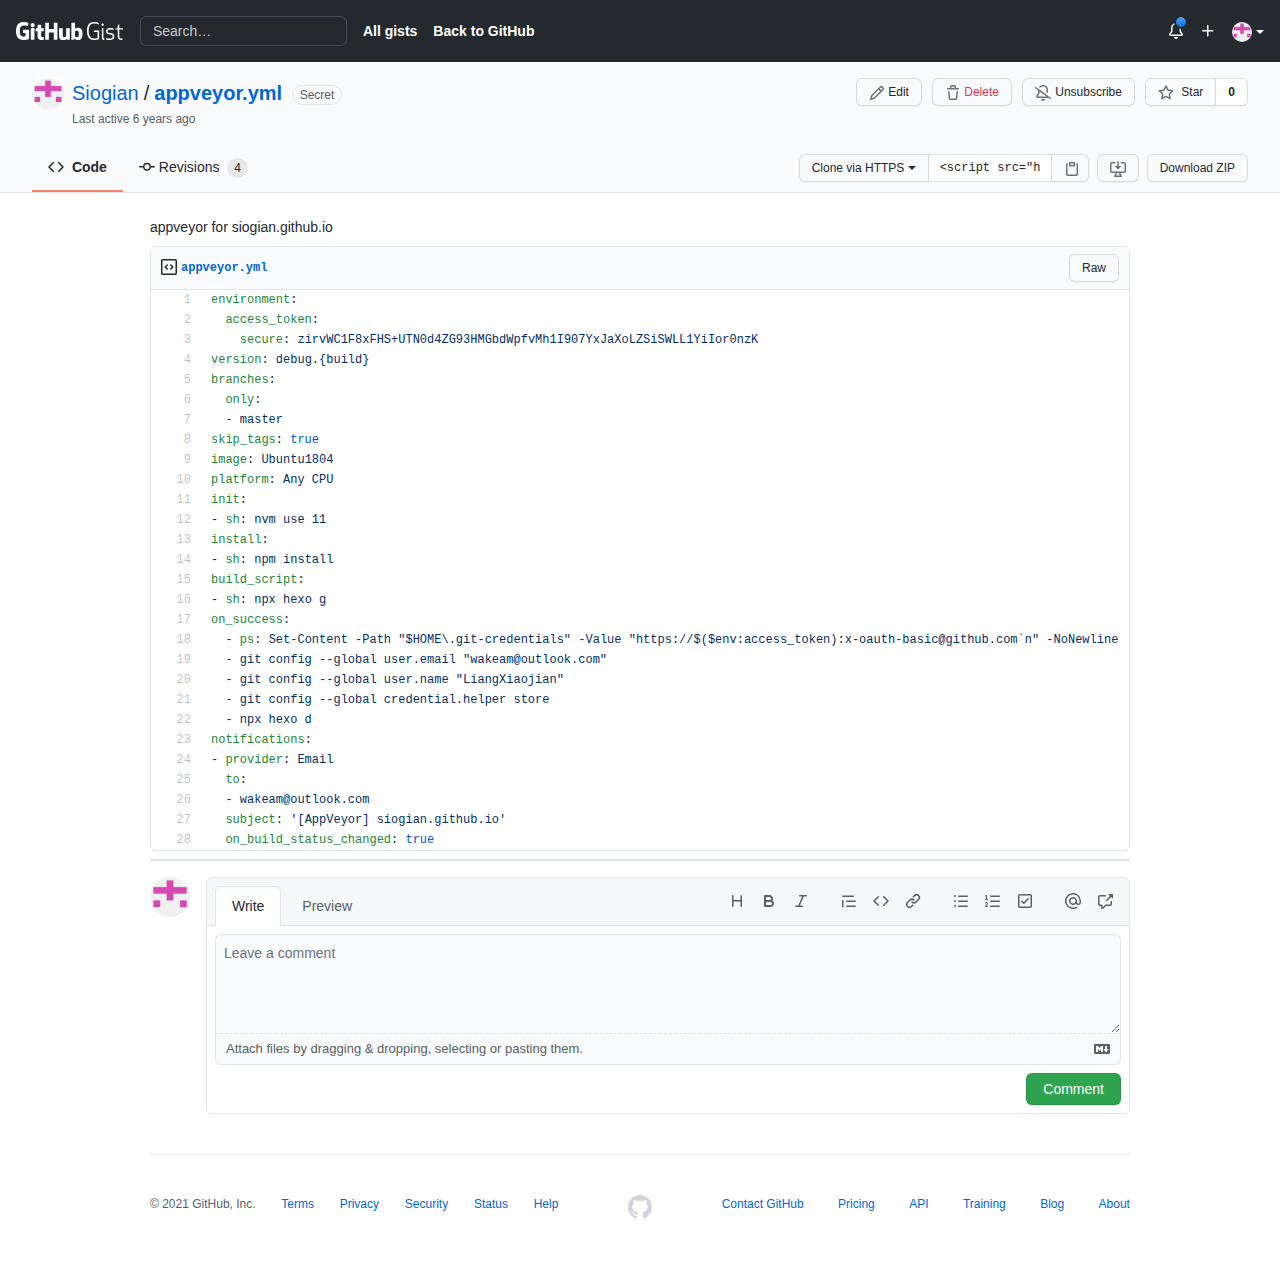
<file: yml.html>
<!DOCTYPE html>
<!-- saved from url=(0064)https://gist.github.com/Siogian/8db545cc6bf9a52635647404250f85fe -->
<html lang="en" data-color-mode="light"><head><meta http-equiv="Content-Type" content="text/html; charset=UTF-8">
    
  <link rel="dns-prefetch" href="https://github.githubassets.com/">
  <link rel="dns-prefetch" href="https://avatars0.githubusercontent.com/">
  <link rel="dns-prefetch" href="https://avatars1.githubusercontent.com/">
  <link rel="dns-prefetch" href="https://avatars2.githubusercontent.com/">
  <link rel="dns-prefetch" href="https://avatars3.githubusercontent.com/">
  <link rel="dns-prefetch" href="https://github-cloud.s3.amazonaws.com/">
  <link rel="dns-prefetch" href="https://user-images.githubusercontent.com/">

<meta name="referrer" content="origin">

  <link crossorigin="anonymous" media="all" integrity="sha512-BSy+E+S5PJuDWKcXiIXBoFJ7uJ+88y6hFdIhZpf7nf9MVNVvnJDPUaotaxFUQi8UXCLJOcGv1uifxVMc9o5DYQ==" rel="stylesheet" href="./appveyor for siogian.github.io_files/frameworks-052cbe13e4b93c9b8358a7178885c1a0.css">
  
    <link crossorigin="anonymous" media="all" integrity="sha512-8Z+f0e6DBG9ZzxgV2Wf00KIGBotnuoKMOm3Rv8UbrIEoE7GWgF3QfZSZn6Mm4VUdBYSwqlvZLzeuQjojgH6lUA==" rel="stylesheet" href="./appveyor for siogian.github.io_files/github-f19f9fd1ee83046f59cf1815d967f4d0.css">
    
    
    
    

  <script crossorigin="anonymous" defer="defer" integrity="sha512-8K2vvwbW+6H27Nad5ydg8PA2/aMD/LKq+EiK9s0U0hhVZxCI2tWBsYk9beAtisRw2j+Or5k2/F+6dk02nmj/PA==" type="application/javascript" src="./appveyor for siogian.github.io_files/environment-f0adafbf.js.下载"></script>
    <script crossorigin="anonymous" defer="defer" integrity="sha512-ola/HtsHBt2fUdix5suZIT34tXgH9cxMq00Q05gFjGpXhPYdY8nc0FmT2eGQVSVpeH3aiw+emWU/ojHfOWgzkQ==" type="application/javascript" src="./appveyor for siogian.github.io_files/chunk-frameworks-a256bf1e.js.下载"></script>
    <script crossorigin="anonymous" defer="defer" integrity="sha512-TZfq2T+XE31Mcp17bGlABjjeQ/69IH2f/sBvS31c4Jua0e1O/NE+aVbQtItMM2GFlmeEm13p/zyyWGIx10jVKQ==" type="application/javascript" src="./appveyor for siogian.github.io_files/chunk-vendor-4d97ead9.js.下载"></script>
  
  <script crossorigin="anonymous" defer="defer" integrity="sha512-PAXQ2jjchz/I1JubF7VI2FoOYCY4nJn4cxamKEJ2mrqDjHu3j2KnVfNw04W1In6xXFBpIHIdZAU59sMPFOsiTA==" type="application/javascript" src="./appveyor for siogian.github.io_files/behaviors-3c05d0da.js.下载"></script>
  
    <script crossorigin="anonymous" defer="defer" integrity="sha512-xDmMfbDOi7C1qDeTcUUIjKfOAG5qhfSNSHRf7wT0crqnTCqtHlO1jBZmRSpjbpn4RyitzX75K0wQ/dpHqO/gAg==" type="application/javascript" data-module-id="./chunk-contributions-spider-graph.js" data-src="https://github.githubassets.com/assets/chunk-contributions-spider-graph-c4398c7d.js"></script>
    <script crossorigin="anonymous" defer="defer" integrity="sha512-obMR8mPKx8OvqRe34LgnUcxeJ1qujiA4ND3H6UX13ExMlA/WfHLjEzXRmgGRcRvN/8J1nzc+Z+jgz/PLTFy6zg==" type="application/javascript" data-module-id="./chunk-drag-drop.js" data-src="https://github.githubassets.com/assets/chunk-drag-drop-a1b311f2.js"></script>
    <script crossorigin="anonymous" defer="defer" integrity="sha512-o7Wgi+lb9ce+9dvjWvB30ar51Bw0wcGhFZfQIzNGZfJ/7GZwYxVCsqgA4Q2o8yRq1QDUL1G1NxR0/3o9FoQ9JQ==" type="application/javascript" data-module-id="./chunk-jump-to.js" data-src="https://github.githubassets.com/assets/chunk-jump-to-a3b5a08b.js"></script>
    <script crossorigin="anonymous" defer="defer" integrity="sha512-scwzzcbKQ3b2bo4Y1BcFBMHXsT8F3fATHp7T1A/Zl3UAKEkJym7Gn1HSFHAKEEHbLO7j3q9U2S5VfYsHSgWXIw==" type="application/javascript" data-module-id="./chunk-lib.dev.js" data-src="https://github.githubassets.com/assets/chunk-lib.dev-b1cc33cd.js"></script>
    <script crossorigin="anonymous" defer="defer" integrity="sha512-tcH4xCRuMBAh1PruDaiwGnRIbHlF6bGLhxyCQ16uqok1cV5QFMguVPWJtN9KI0jGQOgN+Pha3+uOUXhXdfK/qw==" type="application/javascript" data-module-id="./chunk-profile-pins-element.js" data-src="https://github.githubassets.com/assets/chunk-profile-pins-element-b5c1f8c4.js"></script>
    <script crossorigin="anonymous" defer="defer" integrity="sha512-E+H+wAtjiqutBvn2cnXzDIvmasIhYiS7i7JzOfFUwo+Ej8zT54OrJtP//RhwixnypgOpCF4JvqzYy6zOtORDmg==" type="application/javascript" data-module-id="./chunk-runner-groups.js" data-src="https://github.githubassets.com/assets/chunk-runner-groups-13e1fec0.js"></script>
    <script crossorigin="anonymous" defer="defer" integrity="sha512-P4TJl8vmit2awffHeOfwscoWyj+xMvQBwQfL06P3Gy+5u9J9IYMgUJ4Ui+pbXNbJnAg6xQEZXUN4xk6PEGIrDg==" type="application/javascript" data-module-id="./chunk-sortable-behavior.js" data-src="https://github.githubassets.com/assets/chunk-sortable-behavior-3f84c997.js"></script>
    <script crossorigin="anonymous" defer="defer" integrity="sha512-ZBICwPA18KYIgHbafqdjnTkxoCSNf/39rTlupkrtdpIWizECoux0ROzjAgyAx20Bf27VfshuBqrYwDqOVftyag==" type="application/javascript" data-module-id="./chunk-tweetsodium.js" data-src="https://github.githubassets.com/assets/chunk-tweetsodium-641202c0.js"></script>
    <script crossorigin="anonymous" defer="defer" integrity="sha512-su8FOuJFv0H16y8vmT+N3HiFpDQnHKiLz/UEdGxlCfgwnKBy202gaBmkcBpqXigRg+A8pMDXcSPIWSEW+IIKvQ==" type="application/javascript" data-module-id="./chunk-user-status-submit.js" data-src="https://github.githubassets.com/assets/chunk-user-status-submit-b2ef053a.js"></script>
    <script crossorigin="anonymous" defer="defer" integrity="sha512-0U5PY1AqUJD2Kd0KRD6p9kW1k8UBRxC2e57lJL6NhRSvGlfkGBW/b9SCK8AvXYEB9+Sq3y/S5ZSmGzVxM5cdTw==" type="application/javascript" src="./appveyor for siogian.github.io_files/gist-d14e4f63.js.下载"></script>

  

  <meta name="viewport" content="width=device-width">
  
  <title>appveyor for siogian.github.io</title>
    <meta name="description" content="appveyor for siogian.github.io. GitHub Gist: instantly share code, notes, and snippets.">
    <link rel="search" type="application/opensearchdescription+xml" href="https://gist.github.com/opensearch-gist.xml" title="Gist">
  <link rel="fluid-icon" href="https://gist.github.com/fluidicon.png" title="GitHub">
  <meta property="fb:app_id" content="1401488693436528">
  <meta name="apple-itunes-app" content="app-id=1477376905">
    <meta name="twitter:image:src" content="https://github.githubassets.com/images/modules/gists/gist-og-image.png"><meta name="twitter:site" content="@github"><meta name="twitter:card" content="summary_large_image"><meta name="twitter:title" content="appveyor for siogian.github.io"><meta name="twitter:description" content="appveyor for siogian.github.io. GitHub Gist: instantly share code, notes, and snippets.">
    <meta property="og:image" content="https://github.githubassets.com/images/modules/gists/gist-og-image.png"><meta property="og:site_name" content="Gist"><meta property="og:type" content="article"><meta property="og:title" content="appveyor for siogian.github.io"><meta property="og:url" content="https://gist.github.com/Siogian/8db545cc6bf9a52635647404250f85fe"><meta property="og:description" content="appveyor for siogian.github.io. GitHub Gist: instantly share code, notes, and snippets."><meta property="article:author" content="262588213843476"><meta property="article:publisher" content="262588213843476">



    

  <link rel="assets" href="https://github.githubassets.com/">
    <link rel="shared-web-socket" href="wss://alive.github.com/_sockets/u/22424018/ws?session=eyJ2IjoiVjMiLCJ1IjoyMjQyNDAxOCwicyI6NjA5MTcxNDkwLCJjIjo5NDgyNzY0NjcsInQiOjE2MTA1NDM5ODB9--d472e4de8ecd88efc52880a87795c8fc95778f6fae8122dd14e9f11082a94181" data-refresh-url="/_alive">
    <link rel="shared-web-socket-src" href="https://gist.github.com/socket-worker-5029ae85.js">
  <link rel="sudo-modal" href="https://gist.github.com/sessions/sudo_modal">

  <meta name="request-id" content="EA72:6351:8F23AB:B92BE5:5FFEF36B" data-pjax-transient="true"><meta name="html-safe-nonce" content="c089dc92d20f5198f94518a2c57041e2b3c8bea32d1c77b027781bd3b4a128ce" data-pjax-transient="true"><meta name="visitor-payload" content="[base64]" data-pjax-transient="true"><meta name="visitor-hmac" content="24ff77692d87261883829fbbd9010208e96be17da34b78087aa0e6030d48e1d4" data-pjax-transient="true">



  <meta name="github-keyboard-shortcuts" content="" data-pjax-transient="true">

  

  <meta name="selected-link" value="gist_code" data-pjax-transient="">

    <meta name="google-site-verification" content="c1kuD-K2HIVF635lypcsWPoD4kilo5-jA_wBFyT4uMY">
  <meta name="google-site-verification" content="KT5gs8h0wvaagLKAVWq8bbeNwnZZK1r1XQysX3xurLU">
  <meta name="google-site-verification" content="ZzhVyEFwb7w3e0-uOTltm8Jsck2F5StVihD0exw2fsA">
  <meta name="google-site-verification" content="GXs5KoUUkNCoaAZn7wPN-t01Pywp9M3sEjnt_3_ZWPc">

  <meta name="octolytics-host" content="collector.githubapp.com"><meta name="octolytics-app-id" content="gist"><meta name="octolytics-event-url" content="https://collector.githubapp.com/github-external/browser_event"><meta name="octolytics-actor-id" content="22424018"><meta name="octolytics-actor-login" content="Siogian"><meta name="octolytics-actor-hash" content="e5e567d57ddf8fb65d7665011231c1d5a7db3e37f6854036227cd03902592e4c">

  <meta name="analytics-location" content="/&lt;user-name&gt;/&lt;gist-id&gt;" data-pjax-transient="true"><meta name="octolytics-location" content="/&lt;user-name&gt;/&lt;gist-id&gt;" data-pjax-transient="true">

  






    <meta name="octolytics-dimension-public" content="false"><meta name="octolytics-dimension-gist_id" content="107117518"><meta name="octolytics-dimension-gist_name" content="8db545cc6bf9a52635647404250f85fe"><meta name="octolytics-dimension-anonymous" content="false"><meta name="octolytics-dimension-owner_id" content="22424018"><meta name="octolytics-dimension-owner_login" content="Siogian"><meta name="octolytics-dimension-forked" content="false">


      <meta name="hostname" content="gist.github.com">
    <meta name="user-login" content="Siogian">


      <meta name="expected-hostname" content="gist.github.com">

      <meta name="js-proxy-site-detection-payload" content="[base64]">

    <meta name="enabled-features" content="MARKETPLACE_PENDING_INSTALLATIONS,JS_HTTP_CACHE_HEADERS,TASK_LIST_AUTOCOMPLETE,MULTI_WORD_SUGGESTER">

  <meta http-equiv="x-pjax-version" content="5d5d421c22ed984c608e9de09f2d8386049259b4501ac17c31c12c88adce69bc">
  

      <link href="https://gist.github.com/Siogian.atom" rel="alternate" title="atom" type="application/atom+xml">
  <meta name="robots" content="noindex, follow">
  <link crossorigin="anonymous" media="all" integrity="sha512-1gJbq9JIy70vJx4U5Ob4XFozEVX2ckmp3JkNzcifWNVyWXvi0LoLzl/LO2PolgNyCFsz3SuHU2urSzTFGDGoPQ==" rel="stylesheet" href="./appveyor for siogian.github.io_files/gist-d6025babd248cbbd2f271e14e4e6f85c.css">





  <meta name="browser-stats-url" content="https://api.github.com/_private/browser/stats">

  <meta name="browser-errors-url" content="https://api.github.com/_private/browser/errors">

  <meta name="browser-optimizely-client-errors-url" content="https://api.github.com/_private/browser/optimizely_client/errors">

  <link rel="mask-icon" href="https://github.githubassets.com/pinned-octocat.svg" color="#000000">
  <link rel="alternate icon" class="js-site-favicon" type="image/png" href="https://github.githubassets.com/favicons/favicon.png">
  <link rel="icon" class="js-site-favicon" type="image/svg+xml" href="https://github.githubassets.com/favicons/favicon.svg">

<meta name="theme-color" content="#1e2327">

  <meta name="msapplication-TileImage" content="/windows-tile.png">
  <meta name="msapplication-TileColor" content="#ffffff">


  </head>

  <body class="logged-in env-production page-responsive intent-mouse">
    

    <div class="position-relative js-header-wrapper ">
      <a href="https://gist.github.com/Siogian/8db545cc6bf9a52635647404250f85fe#start-of-content" class="p-3 bg-blue text-white show-on-focus js-skip-to-content">Skip to content</a>
      <span class="progress-pjax-loader width-full js-pjax-loader-bar Progress position-fixed">
    <span style="background-color: #79b8ff;width: 0%;" class="Progress-item progress-pjax-loader-bar "></span>
</span>      
      


          <div class="Header js-details-container Details flex-wrap flex-md-nowrap p-responsive" role="banner">
  <div class="Header-item d-none d-md-flex">
    <a class="Header-link" data-hotkey="g d" aria-label="Gist Homepage " href="https://gist.github.com/">
  <svg class="octicon octicon-mark-github v-align-middle d-inline-block d-md-none" height="24" viewBox="0 0 16 16" version="1.1" width="24" aria-hidden="true"><path fill-rule="evenodd" d="M8 0C3.58 0 0 3.58 0 8c0 3.54 2.29 6.53 5.47 7.59.4.07.55-.17.55-.38 0-.19-.01-.82-.01-1.49-2.01.37-2.53-.49-2.69-.94-.09-.23-.48-.94-.82-1.13-.28-.15-.68-.52-.01-.53.63-.01 1.08.58 1.23.82.72 1.21 1.87.87 2.33.66.07-.52.28-.87.51-1.07-1.78-.2-3.64-.89-3.64-3.95 0-.87.31-1.59.82-2.15-.08-.2-.36-1.02.08-2.12 0 0 .67-.21 2.2.82.64-.18 1.32-.27 2-.27.68 0 1.36.09 2 .27 1.53-1.04 2.2-.82 2.2-.82.44 1.1.16 1.92.08 2.12.51.56.82 1.27.82 2.15 0 3.07-1.87 3.75-3.65 3.95.29.25.54.73.54 1.48 0 1.07-.01 1.93-.01 2.2 0 .21.15.46.55.38A8.013 8.013 0 0016 8c0-4.42-3.58-8-8-8z"></path></svg>
  <svg height="24" class="octicon octicon-logo-github v-align-middle d-none d-md-inline-block" viewBox="0 0 45 16" version="1.1" width="67" aria-hidden="true"><path fill-rule="evenodd" d="M18.53 12.03h-.02c.009 0 .015.01.024.011h.006l-.01-.01zm.004.011c-.093.001-.327.05-.574.05-.78 0-1.05-.36-1.05-.83V8.13h1.59c.09 0 .16-.08.16-.19v-1.7c0-.09-.08-.17-.16-.17h-1.59V3.96c0-.08-.05-.13-.14-.13h-2.16c-.09 0-.14.05-.14.13v2.17s-1.09.27-1.16.28c-.08.02-.13.09-.13.17v1.36c0 .11.08.19.17.19h1.11v3.28c0 2.44 1.7 2.69 2.86 2.69.53 0 1.17-.17 1.27-.22.06-.02.09-.09.09-.16v-1.5a.177.177 0 00-.146-.18zM42.23 9.84c0-1.81-.73-2.05-1.5-1.97-.6.04-1.08.34-1.08.34v3.52s.49.34 1.22.36c1.03.03 1.36-.34 1.36-2.25zm2.43-.16c0 3.43-1.11 4.41-3.05 4.41-1.64 0-2.52-.83-2.52-.83s-.04.46-.09.52c-.03.06-.08.08-.14.08h-1.48c-.1 0-.19-.08-.19-.17l.02-11.11c0-.09.08-.17.17-.17h2.13c.09 0 .17.08.17.17v3.77s.82-.53 2.02-.53l-.01-.02c1.2 0 2.97.45 2.97 3.88zm-8.72-3.61h-2.1c-.11 0-.17.08-.17.19v5.44s-.55.39-1.3.39-.97-.34-.97-1.09V6.25c0-.09-.08-.17-.17-.17h-2.14c-.09 0-.17.08-.17.17v5.11c0 2.2 1.23 2.75 2.92 2.75 1.39 0 2.52-.77 2.52-.77s.05.39.08.45c.02.05.09.09.16.09h1.34c.11 0 .17-.08.17-.17l.02-7.47c0-.09-.08-.17-.19-.17zm-23.7-.01h-2.13c-.09 0-.17.09-.17.2v7.34c0 .2.13.27.3.27h1.92c.2 0 .25-.09.25-.27V6.23c0-.09-.08-.17-.17-.17zm-1.05-3.38c-.77 0-1.38.61-1.38 1.38 0 .77.61 1.38 1.38 1.38.75 0 1.36-.61 1.36-1.38 0-.77-.61-1.38-1.36-1.38zm16.49-.25h-2.11c-.09 0-.17.08-.17.17v4.09h-3.31V2.6c0-.09-.08-.17-.17-.17h-2.13c-.09 0-.17.08-.17.17v11.11c0 .09.09.17.17.17h2.13c.09 0 .17-.08.17-.17V8.96h3.31l-.02 4.75c0 .09.08.17.17.17h2.13c.09 0 .17-.08.17-.17V2.6c0-.09-.08-.17-.17-.17zM8.81 7.35v5.74c0 .04-.01.11-.06.13 0 0-1.25.89-3.31.89-2.49 0-5.44-.78-5.44-5.92S2.58 1.99 5.1 2c2.18 0 3.06.49 3.2.58.04.05.06.09.06.14L7.94 4.5c0 .09-.09.2-.2.17-.36-.11-.9-.33-2.17-.33-1.47 0-3.05.42-3.05 3.73s1.5 3.7 2.58 3.7c.92 0 1.25-.11 1.25-.11v-2.3H4.88c-.11 0-.19-.08-.19-.17V7.35c0-.09.08-.17.19-.17h3.74c.11 0 .19.08.19.17z"></path></svg>
  <svg height="24" class="octicon octicon-logo-gist v-align-middle d-none d-md-inline-block" viewBox="0 0 25 16" version="1.1" width="37" aria-hidden="true"><path fill-rule="evenodd" d="M4.7 8.73h2.45v4.02c-.55.27-1.64.34-2.53.34-2.56 0-3.47-2.2-3.47-5.05 0-2.85.91-5.06 3.48-5.06 1.28 0 2.06.23 3.28.73V2.66C7.27 2.33 6.25 2 4.63 2 1.13 2 0 4.69 0 8.03c0 3.34 1.11 6.03 4.63 6.03 1.64 0 2.81-.27 3.59-.64V7.73H4.7v1zm6.39 3.72V6.06h-1.05v6.28c0 1.25.58 1.72 1.72 1.72v-.89c-.48 0-.67-.16-.67-.7v-.02zm.25-8.72c0-.44-.33-.78-.78-.78s-.77.34-.77.78.33.78.77.78.78-.34.78-.78zm4.34 5.69c-1.5-.13-1.78-.48-1.78-1.17 0-.77.33-1.34 1.88-1.34 1.05 0 1.66.16 2.27.36v-.94c-.69-.3-1.52-.39-2.25-.39-2.2 0-2.92 1.2-2.92 2.31 0 1.08.47 1.88 2.73 2.08 1.55.13 1.77.63 1.77 1.34 0 .73-.44 1.42-2.06 1.42-1.11 0-1.86-.19-2.33-.36v.94c.5.2 1.58.39 2.33.39 2.38 0 3.14-1.2 3.14-2.41 0-1.28-.53-2.03-2.75-2.23h-.03zm8.58-2.47v-.86h-2.42v-2.5l-1.08.31v2.11l-1.56.44v.48h1.56v5c0 1.53 1.19 2.13 2.5 2.13.19 0 .52-.02.69-.05v-.89c-.19.03-.41.03-.61.03-.97 0-1.5-.39-1.5-1.34V6.94h2.42v.02-.01z"></path></svg>
</a>
  </div>

  <div class="Header-item d-md-none">
    <button class="Header-link btn-link js-details-target" type="button" aria-label="Toggle navigation" aria-expanded="false">
      <svg height="24" class="octicon octicon-three-bars" viewBox="0 0 16 16" version="1.1" width="24" aria-hidden="true"><path fill-rule="evenodd" d="M1 2.75A.75.75 0 011.75 2h12.5a.75.75 0 110 1.5H1.75A.75.75 0 011 2.75zm0 5A.75.75 0 011.75 7h12.5a.75.75 0 110 1.5H1.75A.75.75 0 011 7.75zM1.75 12a.75.75 0 100 1.5h12.5a.75.75 0 100-1.5H1.75z"></path></svg>
    </button>
  </div>

  <div class="Header-item Header-item--full js-site-search flex-column flex-md-row width-full flex-order-2 flex-md-order-none mr-0 mr-md-3 mt-3 mt-md-0 Details-content--hidden-not-important d-md-flex">
      <div class="header-search flex-self-stretch flex-md-self-auto mr-0 mr-md-3 mb-3 mb-md-0">
  <!-- '"` --><!-- </textarea></xmp> --><form class="position-relative js-quicksearch-form" role="search" aria-label="Site" action="https://gist.github.com/search" accept-charset="UTF-8" method="get">
    <div class="header-search-wrapper form-control input-sm js-chromeless-input-container">
      <input type="text" class="form-control input-sm js-site-search-focus header-search-input js-navigation-enable js-quicksearch-field" data-hotkey="s,/" name="q" aria-label="Search" placeholder="Search…" autocorrect="off" autocomplete="off" autocapitalize="off">
    </div>

      <div class="gist-quicksearch-results js-quicksearch-results js-navigation-container" data-quicksearch-url="/search/quick"></div>
</form></div>


    <nav aria-label="Global" class="d-flex flex-column flex-md-row flex-self-stretch flex-md-self-auto">
  <a class="Header-link mr-0 mr-md-3 py-2 py-md-0 border-top border-md-top-0 border-white-fade-15" data-ga-click="Header, go to all gists, text:all gists" href="https://gist.github.com/discover">All gists</a>

  <a class="Header-link mr-0 mr-md-3 py-2 py-md-0 border-top border-md-top-0 border-white-fade-15" data-ga-click="Header, go to GitHub, text:Back to GitHub" href="https://github.com/">Back to GitHub</a>


    <a class="Header-link d-block d-md-none mr-0 mr-md-3 py-2 py-md-0 border-top border-md-top-0 border-white-fade-15" aria-label="View profile and more" aria-expanded="false" aria-haspopup="false" href="https://gist.github.com/Siogian">
      <img class="avatar avatar-user" src="./appveyor for siogian.github.io_files/22424018" width="20" height="20" alt="@Siogian">
      Siogian
</a>
    <!-- '"` --><!-- </textarea></xmp> --><form action="https://gist.github.com/auth/github/logout" accept-charset="UTF-8" method="post"><input type="hidden" name="authenticity_token" value="n+eczMUWrSoSOKMJAON7ro++lII1IH8WiwLNPkz9+HWc8kGHvXhb71Ypef+25EnRnzBulzemNIGc0Zg8sC2+UA==">
      <button type="submit" class="Header-link mr-0 mr-md-3 py-2 py-md-0 border-top border-md-top-0 border-white-fade-15 d-md-none btn-link d-block width-full text-left" data-ga-click="Header, sign out, icon:logout" style="padding-left: 2px;">
        <svg class="octicon octicon-sign-out v-align-middle" viewBox="0 0 16 16" version="1.1" width="16" height="16" aria-hidden="true"><path fill-rule="evenodd" d="M2 2.75C2 1.784 2.784 1 3.75 1h2.5a.75.75 0 010 1.5h-2.5a.25.25 0 00-.25.25v10.5c0 .138.112.25.25.25h2.5a.75.75 0 010 1.5h-2.5A1.75 1.75 0 012 13.25V2.75zm10.44 4.5H6.75a.75.75 0 000 1.5h5.69l-1.97 1.97a.75.75 0 101.06 1.06l3.25-3.25a.75.75 0 000-1.06l-3.25-3.25a.75.75 0 10-1.06 1.06l1.97 1.97z"></path></svg>
        Sign out
      </button>
</form></nav>

  </div>

  <div class="Header-item Header-item--full flex-justify-center d-md-none position-relative">
    <a class="Header-link" data-hotkey="g d" aria-label="Gist Homepage " href="https://gist.github.com/">
  <svg class="octicon octicon-mark-github v-align-middle d-inline-block d-md-none" height="24" viewBox="0 0 16 16" version="1.1" width="24" aria-hidden="true"><path fill-rule="evenodd" d="M8 0C3.58 0 0 3.58 0 8c0 3.54 2.29 6.53 5.47 7.59.4.07.55-.17.55-.38 0-.19-.01-.82-.01-1.49-2.01.37-2.53-.49-2.69-.94-.09-.23-.48-.94-.82-1.13-.28-.15-.68-.52-.01-.53.63-.01 1.08.58 1.23.82.72 1.21 1.87.87 2.33.66.07-.52.28-.87.51-1.07-1.78-.2-3.64-.89-3.64-3.95 0-.87.31-1.59.82-2.15-.08-.2-.36-1.02.08-2.12 0 0 .67-.21 2.2.82.64-.18 1.32-.27 2-.27.68 0 1.36.09 2 .27 1.53-1.04 2.2-.82 2.2-.82.44 1.1.16 1.92.08 2.12.51.56.82 1.27.82 2.15 0 3.07-1.87 3.75-3.65 3.95.29.25.54.73.54 1.48 0 1.07-.01 1.93-.01 2.2 0 .21.15.46.55.38A8.013 8.013 0 0016 8c0-4.42-3.58-8-8-8z"></path></svg>
  <svg height="24" class="octicon octicon-logo-github v-align-middle d-none d-md-inline-block" viewBox="0 0 45 16" version="1.1" width="67" aria-hidden="true"><path fill-rule="evenodd" d="M18.53 12.03h-.02c.009 0 .015.01.024.011h.006l-.01-.01zm.004.011c-.093.001-.327.05-.574.05-.78 0-1.05-.36-1.05-.83V8.13h1.59c.09 0 .16-.08.16-.19v-1.7c0-.09-.08-.17-.16-.17h-1.59V3.96c0-.08-.05-.13-.14-.13h-2.16c-.09 0-.14.05-.14.13v2.17s-1.09.27-1.16.28c-.08.02-.13.09-.13.17v1.36c0 .11.08.19.17.19h1.11v3.28c0 2.44 1.7 2.69 2.86 2.69.53 0 1.17-.17 1.27-.22.06-.02.09-.09.09-.16v-1.5a.177.177 0 00-.146-.18zM42.23 9.84c0-1.81-.73-2.05-1.5-1.97-.6.04-1.08.34-1.08.34v3.52s.49.34 1.22.36c1.03.03 1.36-.34 1.36-2.25zm2.43-.16c0 3.43-1.11 4.41-3.05 4.41-1.64 0-2.52-.83-2.52-.83s-.04.46-.09.52c-.03.06-.08.08-.14.08h-1.48c-.1 0-.19-.08-.19-.17l.02-11.11c0-.09.08-.17.17-.17h2.13c.09 0 .17.08.17.17v3.77s.82-.53 2.02-.53l-.01-.02c1.2 0 2.97.45 2.97 3.88zm-8.72-3.61h-2.1c-.11 0-.17.08-.17.19v5.44s-.55.39-1.3.39-.97-.34-.97-1.09V6.25c0-.09-.08-.17-.17-.17h-2.14c-.09 0-.17.08-.17.17v5.11c0 2.2 1.23 2.75 2.92 2.75 1.39 0 2.52-.77 2.52-.77s.05.39.08.45c.02.05.09.09.16.09h1.34c.11 0 .17-.08.17-.17l.02-7.47c0-.09-.08-.17-.19-.17zm-23.7-.01h-2.13c-.09 0-.17.09-.17.2v7.34c0 .2.13.27.3.27h1.92c.2 0 .25-.09.25-.27V6.23c0-.09-.08-.17-.17-.17zm-1.05-3.38c-.77 0-1.38.61-1.38 1.38 0 .77.61 1.38 1.38 1.38.75 0 1.36-.61 1.36-1.38 0-.77-.61-1.38-1.36-1.38zm16.49-.25h-2.11c-.09 0-.17.08-.17.17v4.09h-3.31V2.6c0-.09-.08-.17-.17-.17h-2.13c-.09 0-.17.08-.17.17v11.11c0 .09.09.17.17.17h2.13c.09 0 .17-.08.17-.17V8.96h3.31l-.02 4.75c0 .09.08.17.17.17h2.13c.09 0 .17-.08.17-.17V2.6c0-.09-.08-.17-.17-.17zM8.81 7.35v5.74c0 .04-.01.11-.06.13 0 0-1.25.89-3.31.89-2.49 0-5.44-.78-5.44-5.92S2.58 1.99 5.1 2c2.18 0 3.06.49 3.2.58.04.05.06.09.06.14L7.94 4.5c0 .09-.09.2-.2.17-.36-.11-.9-.33-2.17-.33-1.47 0-3.05.42-3.05 3.73s1.5 3.7 2.58 3.7c.92 0 1.25-.11 1.25-.11v-2.3H4.88c-.11 0-.19-.08-.19-.17V7.35c0-.09.08-.17.19-.17h3.74c.11 0 .19.08.19.17z"></path></svg>
  <svg height="24" class="octicon octicon-logo-gist v-align-middle d-none d-md-inline-block" viewBox="0 0 25 16" version="1.1" width="37" aria-hidden="true"><path fill-rule="evenodd" d="M4.7 8.73h2.45v4.02c-.55.27-1.64.34-2.53.34-2.56 0-3.47-2.2-3.47-5.05 0-2.85.91-5.06 3.48-5.06 1.28 0 2.06.23 3.28.73V2.66C7.27 2.33 6.25 2 4.63 2 1.13 2 0 4.69 0 8.03c0 3.34 1.11 6.03 4.63 6.03 1.64 0 2.81-.27 3.59-.64V7.73H4.7v1zm6.39 3.72V6.06h-1.05v6.28c0 1.25.58 1.72 1.72 1.72v-.89c-.48 0-.67-.16-.67-.7v-.02zm.25-8.72c0-.44-.33-.78-.78-.78s-.77.34-.77.78.33.78.77.78.78-.34.78-.78zm4.34 5.69c-1.5-.13-1.78-.48-1.78-1.17 0-.77.33-1.34 1.88-1.34 1.05 0 1.66.16 2.27.36v-.94c-.69-.3-1.52-.39-2.25-.39-2.2 0-2.92 1.2-2.92 2.31 0 1.08.47 1.88 2.73 2.08 1.55.13 1.77.63 1.77 1.34 0 .73-.44 1.42-2.06 1.42-1.11 0-1.86-.19-2.33-.36v.94c.5.2 1.58.39 2.33.39 2.38 0 3.14-1.2 3.14-2.41 0-1.28-.53-2.03-2.75-2.23h-.03zm8.58-2.47v-.86h-2.42v-2.5l-1.08.31v2.11l-1.56.44v.48h1.56v5c0 1.53 1.19 2.13 2.5 2.13.19 0 .52-.02.69-.05v-.89c-.19.03-.41.03-.61.03-.97 0-1.5-.39-1.5-1.34V6.94h2.42v.02-.01z"></path></svg>
</a>
  </div>


    

    <notification-indicator class="Header-item js-socket-channel" data-channel="eyJjIjoibm90aWZpY2F0aW9uLWNoYW5nZWQ6MjI0MjQwMTgiLCJ0IjoxNjEwNTQzOTgwfQ==--cd4ed607b3b889c90f64a3e19d2b8788d800890cee3efb049606e21ae812adbd" data-catalyst="">
      <a href="https://github.com/notifications" class="Header-link notification-indicator position-relative tooltipped tooltipped-s" aria-label="You have unread notifications" data-hotkey="g n" data-ga-click="Header, go to notifications, icon:unread" data-target="notification-indicator.link">
         <span class="mail-status unread " data-target="notification-indicator.modifier"></span>
         <svg class="octicon octicon-bell" viewBox="0 0 16 16" version="1.1" width="16" height="16" aria-hidden="true"><path d="M8 16a2 2 0 001.985-1.75c.017-.137-.097-.25-.235-.25h-3.5c-.138 0-.252.113-.235.25A2 2 0 008 16z"></path><path fill-rule="evenodd" d="M8 1.5A3.5 3.5 0 004.5 5v2.947c0 .346-.102.683-.294.97l-1.703 2.556a.018.018 0 00-.003.01l.001.006c0 .002.002.004.004.006a.017.017 0 00.006.004l.007.001h10.964l.007-.001a.016.016 0 00.006-.004.016.016 0 00.004-.006l.001-.007a.017.017 0 00-.003-.01l-1.703-2.554a1.75 1.75 0 01-.294-.97V5A3.5 3.5 0 008 1.5zM3 5a5 5 0 0110 0v2.947c0 .05.015.098.042.139l1.703 2.555A1.518 1.518 0 0113.482 13H2.518a1.518 1.518 0 01-1.263-2.36l1.703-2.554A.25.25 0 003 7.947V5z"></path></svg>
      </a>
    </notification-indicator>


    <div class="Header-item mr-0 mr-md-3">
      <a class="Header-link" data-ga-click="Header, go to new gist, text:new gist" aria-label="Create new gist" href="https://gist.github.com/">
        <svg class="octicon octicon-plus d-md-none" viewBox="0 0 16 16" version="1.1" width="16" height="16" aria-hidden="true"><path fill-rule="evenodd" d="M7.75 2a.75.75 0 01.75.75V7h4.25a.75.75 0 110 1.5H8.5v4.25a.75.75 0 11-1.5 0V8.5H2.75a.75.75 0 010-1.5H7V2.75A.75.75 0 017.75 2z"></path></svg>
        <svg class="octicon octicon-plus d-none d-md-inline-block" viewBox="0 0 16 16" version="1.1" width="16" height="16" aria-hidden="true"><path fill-rule="evenodd" d="M7.75 2a.75.75 0 01.75.75V7h4.25a.75.75 0 110 1.5H8.5v4.25a.75.75 0 11-1.5 0V8.5H2.75a.75.75 0 010-1.5H7V2.75A.75.75 0 017.75 2z"></path></svg>
</a>    </div>

    <div class="Header-item position-relative mr-0 d-none d-md-flex" id="user-links">

      <details class="details-overlay details-reset">
        <summary class="Header-link name" aria-label="View profile and more" data-ga-click="Header, show menu, icon:avatar" aria-haspopup="menu" role="button">
          <img class="avatar avatar-user" src="./appveyor for siogian.github.io_files/22424018" width="20" height="20" alt="@Siogian">
          <span class="dropdown-caret"></span>
        </summary>
        <details-menu class="dropdown-menu dropdown-menu-sw" style="width: 180px" role="menu">
          <div class="css-truncate"><a role="menuitem" class="text-gray-dark  no-underline px-3 pt-2 pb-2 mb-n2 mt-n1 d-block" href="https://gist.github.com/Siogian" data-ga-click="Header, go to profile, text:Signed in as">Signed in as <strong class="css-truncate-target">Siogian</strong></a></div>
          <div role="none" class="dropdown-divider"></div>
          <a role="menuitem" class="dropdown-item" href="https://gist.github.com/Siogian" data-ga-click="Header, go to your gists, text:your gists">Your gists</a>
          <a role="menuitem" class="dropdown-item" href="https://gist.github.com/Siogian/starred" data-ga-click="Header, go to starred gists, text:starred gists">Starred gists</a>
          <a role="menuitem" class="dropdown-item" href="https://docs.github.com/" data-ga-click="Header, go to help, text:help">Help</a>
          <div role="none" class="dropdown-divider"></div>
          <a role="menuitem" class="dropdown-item" href="https://github.com/Siogian" data-ga-click="Header, go to profile, text:your profile">Your GitHub profile</a>
          <!-- '"` --><!-- </textarea></xmp> --><form class="logout-form" action="https://gist.github.com/auth/github/logout" accept-charset="UTF-8" method="post"><input type="hidden" name="authenticity_token" value="NcAQJ0G0I/RKiFslUgadOEeYn9+tjc5qoQsWipZNGhM21c1sOdrVMQ6ZgdPkAa9HVxZlyq8Lhf222EOIap1cNg==">
            <button type="submit" class="dropdown-item dropdown-signout" data-ga-click="Header, sign out, icon:logout" role="menuitem">
              Sign out
            </button>
</form>        </details-menu>
      </details>
    </div>
</div>



              
    </div>

  <div id="start-of-content" class="show-on-focus"></div>





    <div data-pjax-replace="" id="js-flash-container">


  <template class="js-flash-template"></template>
</div>


    

  <include-fragment class="js-notification-shelf-include-fragment" data-base-src="https://github.com/notifications/beta/shelf"></include-fragment>




  <div class="application-main " data-commit-hovercards-enabled="" data-discussion-hovercards-enabled="" data-issue-and-pr-hovercards-enabled="">
        <div itemscope="" itemtype="http://schema.org/Code">
    <main id="gist-pjax-container" data-pjax-container="">
      




<div class="gisthead pagehead bg-gray-light pb-0 pt-3 mb-4">
  <div class="px-0">
    
  

<div class="mb-3 d-flex px-3 px-md-3 px-lg-5">
  <div class="flex-auto min-width-0 width-fit mr-3">
    <div class="d-flex">
      <div class="d-none d-md-block">
        <a class="avatar mr-2 flex-shrink-0" data-hovercard-type="user" data-hovercard-url="/users/Siogian/hovercard" data-octo-click="hovercard-link-click" data-octo-dimensions="link_type:self" href="https://gist.github.com/Siogian"><img class=" avatar-user" src="./appveyor for siogian.github.io_files/22424018(1)" width="32" height="32" alt="@Siogian"></a>
      </div>
      <div class="d-flex flex-column">
        <h1 class="break-word f3 text-normal mb-md-0 mb-1">
          <span class="author"><a data-hovercard-type="user" data-hovercard-url="/users/Siogian/hovercard" data-octo-click="hovercard-link-click" data-octo-dimensions="link_type:self" href="https://gist.github.com/Siogian">Siogian</a></span><!--
              --><span class="path-divider">/</span><!--
              --><strong itemprop="name" class="css-truncate-target mr-1" style="max-width: 410px"><a href="https://gist.github.com/Siogian/8db545cc6bf9a52635647404250f85fe">appveyor.yml</a></strong>
            <span title="Label: Secret" class="Label Label--gray v-align-middle">
              Secret
</span>        </h1>
        <div class="note m-0">
          Last active <time-ago datetime="2021-01-13T13:19:39Z" class="no-wrap" title="2021年1月13日 GMT+8 下午9:19">17 minutes ago</time-ago>
        </div>
      </div>
    </div>
  </div>

  <ul class="d-md-flex d-none pagehead-actions float-none">
      <li>
      <a class="btn btn-sm" aria-label="Edit this Gist" rel="nofollow" href="https://gist.github.com/Siogian/8db545cc6bf9a52635647404250f85fe/edit">
          <svg class="octicon octicon-pencil" height="16" viewBox="0 0 16 16" version="1.1" width="16" aria-hidden="true"><path fill-rule="evenodd" d="M11.013 1.427a1.75 1.75 0 012.474 0l1.086 1.086a1.75 1.75 0 010 2.474l-8.61 8.61c-.21.21-.47.364-.756.445l-3.251.93a.75.75 0 01-.927-.928l.929-3.25a1.75 1.75 0 01.445-.758l8.61-8.61zm1.414 1.06a.25.25 0 00-.354 0L10.811 3.75l1.439 1.44 1.263-1.263a.25.25 0 000-.354l-1.086-1.086zM11.189 6.25L9.75 4.81l-6.286 6.287a.25.25 0 00-.064.108l-.558 1.953 1.953-.558a.249.249 0 00.108-.064l6.286-6.286z"></path></svg> Edit
</a>      </li>

      <li>
        <!-- '"` --><!-- </textarea></xmp> --><form action="https://gist.github.com/Siogian/8db545cc6bf9a52635647404250f85fe" accept-charset="UTF-8" method="post"><input type="hidden" name="_method" value="delete"><input type="hidden" name="authenticity_token" value="iNNYTdKZCZKAaAj0fJ4jpr64OJ3HmqEgZhaGUFpEnIVMSZC5OVFOzzMxJ+7gk7YDBWgDWO3JsuekuCTKw5GJhQ==">
          <button type="submit" class="btn btn-sm btn-danger" aria-label="Delete this Gist" data-confirm="Are you positive you want to delete this Gist?">
            <svg class="octicon octicon-trashcan" viewBox="0 0 16 16" version="1.1" width="16" height="16" aria-hidden="true"><path fill-rule="evenodd" d="M6.5 1.75a.25.25 0 01.25-.25h2.5a.25.25 0 01.25.25V3h-3V1.75zm4.5 0V3h2.25a.75.75 0 010 1.5H2.75a.75.75 0 010-1.5H5V1.75C5 .784 5.784 0 6.75 0h2.5C10.216 0 11 .784 11 1.75zM4.496 6.675a.75.75 0 10-1.492.15l.66 6.6A1.75 1.75 0 005.405 15h5.19c.9 0 1.652-.681 1.741-1.576l.66-6.6a.75.75 0 00-1.492-.149l-.66 6.6a.25.25 0 01-.249.225h-5.19a.25.25 0 01-.249-.225l-.66-6.6z"></path></svg>
            Delete
          </button>
</form>      </li>

      <li class="d-lg-block d-none">
        <div class="thread-subscription-status js-socket-channel js-updatable-content" data-replace-remote-form-target="" data-channel="eyJjIjoibGlzdC1zdWJzY3JpcHRpb246dXNlcjoyMjQyNDAxODoyMjQyNDAxOCIsInQiOjE2MTA1NDM5Nzl9--db21772e4f1cbc8b2299eadf9f4015c25329345df5d4df3199e1cb1d814c9e15 eyJjIjoidGhyZWFkLXN1YnNjcmlwdGlvbjoxMDcxMTc1MTg6MjI0MjQwMTgiLCJ0IjoxNjEwNTQzOTc5fQ==--12920e6172e11f2142b46016c56ef520b30627c89ca99c0af44731c90dba6785" data-url="/Siogian/8db545cc6bf9a52635647404250f85fe/subscription">
    <form data-replace-remote-form="true" class="thread-subscribe-form" action="https://gist.github.com/Siogian/8db545cc6bf9a52635647404250f85fe/subscribe" accept-charset="UTF-8" method="post"><input type="hidden" name="authenticity_token" value="anZc6IKeQK8Bx6kBevVAjvBNWau03OeF38usybGvdKhRLUWZPGtcE9oOeoj2cGRh61Fwf6rq2QtKsWa9Ej6IBw==">      <input type="hidden" name="repository_id" value="22424018">
      <input type="hidden" name="thread_id" value="107117518">
      <input type="hidden" name="thread_class" value="Gist">
      <input type="hidden" name="id" value="unsubscribe">
      <button type="submit" class="btn btn-block btn-sm thread-subscribe-button" data-disable-with="">
          <svg class="octicon octicon-bell-slash" height="16" viewBox="0 0 16 16" version="1.1" width="16" aria-hidden="true"><path fill-rule="evenodd" d="M8 1.5c-.997 0-1.895.416-2.534 1.086A.75.75 0 014.38 1.55 5 5 0 0113 5v2.373a.75.75 0 01-1.5 0V5A3.5 3.5 0 008 1.5zM4.182 4.31L1.19 2.143a.75.75 0 10-.88 1.214L3 5.305v2.642a.25.25 0 01-.042.139L1.255 10.64A1.518 1.518 0 002.518 13h11.108l1.184.857a.75.75 0 10.88-1.214l-1.375-.996a1.196 1.196 0 00-.013-.01L4.198 4.321a.733.733 0 00-.016-.011zm7.373 7.19L4.5 6.391v1.556c0 .346-.102.683-.294.97l-1.703 2.556a.018.018 0 00-.003.01.015.015 0 00.005.012.017.017 0 00.006.004l.007.001h9.037zM8 16a2 2 0 001.985-1.75c.017-.137-.097-.25-.235-.25h-3.5c-.138 0-.252.113-.235.25A2 2 0 008 16z"></path></svg> Unsubscribe
      </button>
</form></div>

      </li>

    <li>
          <div class="d-block js-toggler-container js-social-container starring-container ">
    <form class="starred js-social-form" action="https://gist.github.com/Siogian/8db545cc6bf9a52635647404250f85fe/unstar" accept-charset="UTF-8" method="post"><input type="hidden" name="authenticity_token" value="AWryZJjN7VKAjyXNUep24WxpJWR65G2/vJOfcU5+Z5NOh7bhK36sETv/Agz1A4/+80cCu0tx5+eHeuF5ggdgjg==">
      <input type="hidden" name="context" value="gist">
      <button type="submit" class="btn btn-sm btn-with-count  js-toggler-target" aria-label="Unstar this gist" title="Unstar Siogian/8db545cc6bf9a52635647404250f85fe" data-ga-click="Repository, click unstar button, action:gists/gists#show; text:Unstar">        <svg class="octicon octicon-star-fill mr-1" height="16" viewBox="0 0 16 16" version="1.1" width="16" aria-hidden="true"><path fill-rule="evenodd" d="M8 .25a.75.75 0 01.673.418l1.882 3.815 4.21.612a.75.75 0 01.416 1.279l-3.046 2.97.719 4.192a.75.75 0 01-1.088.791L8 12.347l-3.766 1.98a.75.75 0 01-1.088-.79l.72-4.194L.818 6.374a.75.75 0 01.416-1.28l4.21-.611L7.327.668A.75.75 0 018 .25z"></path></svg>
        <span>
          Unstar
</span></button>        <a class="social-count js-social-count" href="https://gist.github.com/Siogian/8db545cc6bf9a52635647404250f85fe/stargazers" aria-label="0 users starred this repository">
           0
        </a>
</form>
    <form class="unstarred js-social-form" action="https://gist.github.com/Siogian/8db545cc6bf9a52635647404250f85fe/star" accept-charset="UTF-8" method="post"><input type="hidden" name="authenticity_token" value="P7Oy9x+pwmLmUDjnttiqZmJD5d13SRTLmycM5EenzAIeu87gSr3m1X5LrnkV1XDVNPqi6+pgNNEZhE7Tv8GcMw==">
      <input type="hidden" name="context" value="gist">
      <button type="submit" class="btn btn-sm btn-with-count  js-toggler-target" aria-label="Unstar this gist" title="Star Siogian/8db545cc6bf9a52635647404250f85fe" data-ga-click="Repository, click star button, action:gists/gists#show; text:Star">        <svg class="octicon octicon-star mr-1" height="16" viewBox="0 0 16 16" version="1.1" width="16" aria-hidden="true"><path fill-rule="evenodd" d="M8 .25a.75.75 0 01.673.418l1.882 3.815 4.21.612a.75.75 0 01.416 1.279l-3.046 2.97.719 4.192a.75.75 0 01-1.088.791L8 12.347l-3.766 1.98a.75.75 0 01-1.088-.79l.72-4.194L.818 6.374a.75.75 0 01.416-1.28l4.21-.611L7.327.668A.75.75 0 018 .25zm0 2.445L6.615 5.5a.75.75 0 01-.564.41l-3.097.45 2.24 2.184a.75.75 0 01.216.664l-.528 3.084 2.769-1.456a.75.75 0 01.698 0l2.77 1.456-.53-3.084a.75.75 0 01.216-.664l2.24-2.183-3.096-.45a.75.75 0 01-.564-.41L8 2.694v.001z"></path></svg>
        <span>
          Star
</span></button>        <a class="social-count js-social-count" href="https://gist.github.com/Siogian/8db545cc6bf9a52635647404250f85fe/stargazers" aria-label="0 users starred this repository">
          0
        </a>
</form>  </div>


    </li>

  </ul>
</div>

<div class="d-block d-md-none px-3 px-md-3 px-lg-5 mb-3">
      <div class="d-block js-toggler-container js-social-container starring-container ">
    <form class="starred js-social-form" action="https://gist.github.com/Siogian/8db545cc6bf9a52635647404250f85fe/unstar" accept-charset="UTF-8" method="post"><input type="hidden" name="authenticity_token" value="hyQ/C5tBD5K1kVftXakobufR4btRQ4B0jkUfop9PRE7IyXuOKPJO0Q7hcCz5QNFxeP/GZGDWCiy1rGGqUzZDUw==">
      <input type="hidden" name="context" value="gist">
      <button type="submit" class="btn btn-sm  btn-block js-toggler-target" aria-label="Unstar this gist" title="Unstar Siogian/8db545cc6bf9a52635647404250f85fe" data-ga-click="Repository, click unstar button, action:gists/gists#show; text:Unstar">        <svg class="octicon octicon-star-fill mr-1" height="16" viewBox="0 0 16 16" version="1.1" width="16" aria-hidden="true"><path fill-rule="evenodd" d="M8 .25a.75.75 0 01.673.418l1.882 3.815 4.21.612a.75.75 0 01.416 1.279l-3.046 2.97.719 4.192a.75.75 0 01-1.088.791L8 12.347l-3.766 1.98a.75.75 0 01-1.088-.79l.72-4.194L.818 6.374a.75.75 0 01.416-1.28l4.21-.611L7.327.668A.75.75 0 018 .25z"></path></svg>
        <span>
          Unstar
</span></button></form>
    <form class="unstarred js-social-form" action="https://gist.github.com/Siogian/8db545cc6bf9a52635647404250f85fe/star" accept-charset="UTF-8" method="post"><input type="hidden" name="authenticity_token" value="gon9uFMUTt4ueUbveWrohWORg9fxb2sGs+lAL9U0PuijgYGvBgBqabZi0HHaZzI2NSjE4WxGSxwxSgIYLVJu2Q==">
      <input type="hidden" name="context" value="gist">
      <button type="submit" class="btn btn-sm  btn-block js-toggler-target" aria-label="Unstar this gist" title="Star Siogian/8db545cc6bf9a52635647404250f85fe" data-ga-click="Repository, click star button, action:gists/gists#show; text:Star">        <svg class="octicon octicon-star mr-1" height="16" viewBox="0 0 16 16" version="1.1" width="16" aria-hidden="true"><path fill-rule="evenodd" d="M8 .25a.75.75 0 01.673.418l1.882 3.815 4.21.612a.75.75 0 01.416 1.279l-3.046 2.97.719 4.192a.75.75 0 01-1.088.791L8 12.347l-3.766 1.98a.75.75 0 01-1.088-.79l.72-4.194L.818 6.374a.75.75 0 01.416-1.28l4.21-.611L7.327.668A.75.75 0 018 .25zm0 2.445L6.615 5.5a.75.75 0 01-.564.41l-3.097.45 2.24 2.184a.75.75 0 01.216.664l-.528 3.084 2.769-1.456a.75.75 0 01.698 0l2.77 1.456-.53-3.084a.75.75 0 01.216-.664l2.24-2.183-3.096-.45a.75.75 0 01-.564-.41L8 2.694v.001z"></path></svg>
        <span>
          Star
</span></button></form>  </div>


</div>

<div class="d-flex flex-md-row flex-column px-0 pr-md-3 px-lg-5">
  <div class="flex-md-order-1 flex-order-2 flex-auto">
    <nav class="UnderlineNav box-shadow-none px-3 px-lg-0 " aria-label="Gist" data-pjax="#gist-pjax-container">

  <div class="UnderlineNav-body">
    <a class="js-selected-navigation-item selected UnderlineNav-item" data-pjax="true" data-hotkey="g c" aria-current="page" data-selected-links="gist_code /Siogian/8db545cc6bf9a52635647404250f85fe" href="https://gist.github.com/Siogian/8db545cc6bf9a52635647404250f85fe">
      <svg class="octicon octicon-code UnderlineNav-octicon" viewBox="0 0 16 16" version="1.1" width="16" height="16" aria-hidden="true"><path fill-rule="evenodd" d="M4.72 3.22a.75.75 0 011.06 1.06L2.06 8l3.72 3.72a.75.75 0 11-1.06 1.06L.47 8.53a.75.75 0 010-1.06l4.25-4.25zm6.56 0a.75.75 0 10-1.06 1.06L13.94 8l-3.72 3.72a.75.75 0 101.06 1.06l4.25-4.25a.75.75 0 000-1.06l-4.25-4.25z"></path></svg>
      Code
</a>
      <a class="js-selected-navigation-item UnderlineNav-item" data-pjax="true" data-hotkey="g r" data-selected-links="gist_revisions /Siogian/8db545cc6bf9a52635647404250f85fe/revisions" href="https://gist.github.com/Siogian/8db545cc6bf9a52635647404250f85fe/revisions">
        <svg class="octicon octicon-git-commit" viewBox="0 0 16 16" version="1.1" width="16" height="16" aria-hidden="true"><path fill-rule="evenodd" d="M10.5 7.75a2.5 2.5 0 11-5 0 2.5 2.5 0 015 0zm1.43.75a4.002 4.002 0 01-7.86 0H.75a.75.75 0 110-1.5h3.32a4.001 4.001 0 017.86 0h3.32a.75.75 0 110 1.5h-3.32z"></path></svg>
        Revisions
        <span title="4" class="Counter ">4</span>
</a>

  </div>
</nav>

  </div>

  <div class="d-md-flex d-none flex-items-center flex-md-order-2 flex-order-1 file-navigation-options" data-multiple="">

    <div class="d-lg-table d-none">
      <div class="file-navigation-option v-align-middle">

  <div class="d-md-flex d-none">
    <div class="input-group">
      <div class="input-group-button">
        <details class="details-reset details-overlay select-menu">
          <summary class="btn btn-sm select-menu-button" data-ga-click="Repository, clone Embed, location:repo overview" aria-haspopup="menu" role="button">
            <span data-menu-button="">
                      Clone via
                      HTTPS
                    </span>
          </summary>
          <details-menu class="select-menu-modal position-absolute" data-menu-input="gist-share-url" style="z-index: 99;" aria-label="Clone options" role="menu">
            <div class="select-menu-header">
              <span class="select-menu-title">What would you like to do?</span>
            </div>
            <div class="select-menu-list">
                <button name="button" type="button" class="select-menu-item width-full" aria-checked="false" role="menuitemradio" value="&lt;script src=&quot;https://gist.github.com/Siogian/8db545cc6bf9a52635647404250f85fe.js&quot;&gt;&lt;/script&gt;" data-hydro-click="{&quot;event_type&quot;:&quot;clone_or_download.click&quot;,&quot;payload&quot;:{&quot;feature_clicked&quot;:&quot;EMBED&quot;,&quot;git_repository_type&quot;:&quot;GIST&quot;,&quot;gist_id&quot;:107117518,&quot;originating_url&quot;:&quot;https://gist.github.com/Siogian/8db545cc6bf9a52635647404250f85fe&quot;,&quot;user_id&quot;:22424018}}" data-hydro-click-hmac="4b0f2aca60a00564251ed806d332101689d023a5f535cd5f51aeebfbfea07502">
                  <svg class="octicon octicon-check select-menu-item-icon" viewBox="0 0 16 16" version="1.1" width="16" height="16" aria-hidden="true"><path fill-rule="evenodd" d="M13.78 4.22a.75.75 0 010 1.06l-7.25 7.25a.75.75 0 01-1.06 0L2.22 9.28a.75.75 0 011.06-1.06L6 10.94l6.72-6.72a.75.75 0 011.06 0z"></path></svg>
                  <div class="select-menu-item-text">
                    <span class="select-menu-item-heading" data-menu-button-text="">
                      
                      Embed
                    </span>
                      <span class="description">
                        Embed this gist in your website.
                      </span>
                  </div>
</button>                <button name="button" type="button" class="select-menu-item width-full" aria-checked="false" role="menuitemradio" value="https://gist.github.com/Siogian/8db545cc6bf9a52635647404250f85fe" data-hydro-click="{&quot;event_type&quot;:&quot;clone_or_download.click&quot;,&quot;payload&quot;:{&quot;feature_clicked&quot;:&quot;SHARE&quot;,&quot;git_repository_type&quot;:&quot;GIST&quot;,&quot;gist_id&quot;:107117518,&quot;originating_url&quot;:&quot;https://gist.github.com/Siogian/8db545cc6bf9a52635647404250f85fe&quot;,&quot;user_id&quot;:22424018}}" data-hydro-click-hmac="687d3ef5a7d02ee09b81fec9c4972f6df51ca3f03329e889df838e8fd62a0768">
                  <svg class="octicon octicon-check select-menu-item-icon" viewBox="0 0 16 16" version="1.1" width="16" height="16" aria-hidden="true"><path fill-rule="evenodd" d="M13.78 4.22a.75.75 0 010 1.06l-7.25 7.25a.75.75 0 01-1.06 0L2.22 9.28a.75.75 0 011.06-1.06L6 10.94l6.72-6.72a.75.75 0 011.06 0z"></path></svg>
                  <div class="select-menu-item-text">
                    <span class="select-menu-item-heading" data-menu-button-text="">
                      
                      Share
                    </span>
                      <span class="description">
                        Copy sharable link for this gist.
                      </span>
                  </div>
</button>                <button name="button" type="button" class="select-menu-item width-full" aria-checked="true" role="menuitemradio" value="https://gist.github.com/8db545cc6bf9a52635647404250f85fe.git" data-hydro-click="{&quot;event_type&quot;:&quot;clone_or_download.click&quot;,&quot;payload&quot;:{&quot;feature_clicked&quot;:&quot;USE_HTTPS&quot;,&quot;git_repository_type&quot;:&quot;GIST&quot;,&quot;gist_id&quot;:107117518,&quot;originating_url&quot;:&quot;https://gist.github.com/Siogian/8db545cc6bf9a52635647404250f85fe&quot;,&quot;user_id&quot;:22424018}}" data-hydro-click-hmac="183eea8c3567c3810edf9e0a21ddce98a44b603947df73a67187327bff45e887">
                  <svg class="octicon octicon-check select-menu-item-icon" viewBox="0 0 16 16" version="1.1" width="16" height="16" aria-hidden="true"><path fill-rule="evenodd" d="M13.78 4.22a.75.75 0 010 1.06l-7.25 7.25a.75.75 0 01-1.06 0L2.22 9.28a.75.75 0 011.06-1.06L6 10.94l6.72-6.72a.75.75 0 011.06 0z"></path></svg>
                  <div class="select-menu-item-text">
                    <span class="select-menu-item-heading" data-menu-button-text="">
                      Clone via
                      HTTPS
                    </span>
                      <span class="description">
                        Clone with Git or checkout with SVN using the repository’s web address.
                      </span>
                  </div>
</button>                <button name="button" type="button" class="select-menu-item width-full" aria-checked="false" role="menuitemradio" value="git@gist.github.com:8db545cc6bf9a52635647404250f85fe.git" data-hydro-click="{&quot;event_type&quot;:&quot;clone_or_download.click&quot;,&quot;payload&quot;:{&quot;feature_clicked&quot;:&quot;USE_SSH&quot;,&quot;git_repository_type&quot;:&quot;GIST&quot;,&quot;gist_id&quot;:107117518,&quot;originating_url&quot;:&quot;https://gist.github.com/Siogian/8db545cc6bf9a52635647404250f85fe&quot;,&quot;user_id&quot;:22424018}}" data-hydro-click-hmac="c91804b629732ac479abc8867a3cab4c158b220eb745ba78ea875fc6fac587bb">
                  <svg class="octicon octicon-check select-menu-item-icon" viewBox="0 0 16 16" version="1.1" width="16" height="16" aria-hidden="true"><path fill-rule="evenodd" d="M13.78 4.22a.75.75 0 010 1.06l-7.25 7.25a.75.75 0 01-1.06 0L2.22 9.28a.75.75 0 011.06-1.06L6 10.94l6.72-6.72a.75.75 0 011.06 0z"></path></svg>
                  <div class="select-menu-item-text">
                    <span class="select-menu-item-heading" data-menu-button-text="">
                      Clone via
                      SSH
                    </span>
                      <span class="description">
                        Clone with an SSH key and passphrase from your GitHub settings.
                      </span>
                  </div>
</button>            </div>
            <div class="select-menu-list">
              <a role="link" class="select-menu-item select-menu-action" href="https://docs.github.com/articles/which-remote-url-should-i-use" target="_blank">
                <svg class="octicon octicon-question select-menu-item-icon" viewBox="0 0 16 16" version="1.1" width="16" height="16" aria-hidden="true"><path fill-rule="evenodd" d="M8 1.5a6.5 6.5 0 100 13 6.5 6.5 0 000-13zM0 8a8 8 0 1116 0A8 8 0 010 8zm9 3a1 1 0 11-2 0 1 1 0 012 0zM6.92 6.085c.081-.16.19-.299.34-.398.145-.097.371-.187.74-.187.28 0 .553.087.738.225A.613.613 0 019 6.25c0 .177-.04.264-.077.318a.956.956 0 01-.277.245c-.076.051-.158.1-.258.161l-.007.004a7.728 7.728 0 00-.313.195 2.416 2.416 0 00-.692.661.75.75 0 001.248.832.956.956 0 01.276-.245 6.3 6.3 0 01.26-.16l.006-.004c.093-.057.204-.123.313-.195.222-.149.487-.355.692-.662.214-.32.329-.702.329-1.15 0-.76-.36-1.348-.863-1.725A2.76 2.76 0 008 4c-.631 0-1.155.16-1.572.438-.413.276-.68.638-.849.977a.75.75 0 101.342.67z"></path></svg>
                <div class="select-menu-item-text">
                  Learn more about clone URLs
                </div>
              </a>
            </div>
          </details-menu>
        </details>
      </div>

      <input id="gist-share-url" type="text" data-autoselect="" class="form-control input-monospace input-sm" value="&lt;script src=&quot;https://gist.github.com/Siogian/8db545cc6bf9a52635647404250f85fe.js&quot;&gt;&lt;/script&gt;" aria-label="Clone this repository at &lt;script src=&quot;https://gist.github.com/Siogian/8db545cc6bf9a52635647404250f85fe.js&quot;&gt;&lt;/script&gt;" readonly="">

      <div class="input-group-button">
        <clipboard-copy for="gist-share-url" aria-label="Copy to clipboard" class="btn btn-sm zeroclipboard-button" data-hydro-click="{&quot;event_type&quot;:&quot;clone_or_download.click&quot;,&quot;payload&quot;:{&quot;feature_clicked&quot;:&quot;COPY_URL&quot;,&quot;git_repository_type&quot;:&quot;GIST&quot;,&quot;gist_id&quot;:107117518,&quot;originating_url&quot;:&quot;https://gist.github.com/Siogian/8db545cc6bf9a52635647404250f85fe&quot;,&quot;user_id&quot;:22424018}}" data-hydro-click-hmac="aed7fd86fd6a5cd8a98dcc1c6ca2ae2b6e94645147a18a30e8610455b610eaaf" tabindex="0" role="button"><svg class="octicon octicon-clippy" viewBox="0 0 16 16" version="1.1" width="16" height="16" aria-hidden="true"><path fill-rule="evenodd" d="M5.75 1a.75.75 0 00-.75.75v3c0 .414.336.75.75.75h4.5a.75.75 0 00.75-.75v-3a.75.75 0 00-.75-.75h-4.5zm.75 3V2.5h3V4h-3zm-2.874-.467a.75.75 0 00-.752-1.298A1.75 1.75 0 002 3.75v9.5c0 .966.784 1.75 1.75 1.75h8.5A1.75 1.75 0 0014 13.25v-9.5a1.75 1.75 0 00-.874-1.515.75.75 0 10-.752 1.298.25.25 0 01.126.217v9.5a.25.25 0 01-.25.25h-8.5a.25.25 0 01-.25-.25v-9.5a.25.25 0 01.126-.217z"></path></svg></clipboard-copy>
      </div>
    </div>
  </div>
</div>

    </div>

    <div class="ml-2 file-navigation-option">
    <a class="btn btn-sm tooltipped tooltipped-s tooltipped-multiline js-remove-unless-platform" data-platforms="windows,mac" aria-label="Save Siogian/8db545cc6bf9a52635647404250f85fe to your computer and use it in GitHub Desktop." data-hydro-click="{&quot;event_type&quot;:&quot;clone_or_download.click&quot;,&quot;payload&quot;:{&quot;feature_clicked&quot;:&quot;OPEN_IN_DESKTOP&quot;,&quot;git_repository_type&quot;:&quot;GIST&quot;,&quot;gist_id&quot;:107117518,&quot;originating_url&quot;:&quot;https://gist.github.com/Siogian/8db545cc6bf9a52635647404250f85fe&quot;,&quot;user_id&quot;:22424018}}" data-hydro-click-hmac="ab3469125dc376752a4cd1e103c19cad78e46bd6c33dadedba374d8b1c1f1976" href="x-github-client://openRepo/https://gist.github.com/8db545cc6bf9a52635647404250f85fe"><svg class="octicon octicon-desktop-download" viewBox="0 0 16 16" version="1.1" width="16" height="16" aria-hidden="true"><path fill-rule="evenodd" d="M8.75 5V.75a.75.75 0 00-1.5 0V5H5.104a.25.25 0 00-.177.427l2.896 2.896a.25.25 0 00.354 0l2.896-2.896A.25.25 0 0010.896 5H8.75zM1.5 2.75a.25.25 0 01.25-.25h3a.75.75 0 000-1.5h-3A1.75 1.75 0 000 2.75v7.5C0 11.216.784 12 1.75 12h3.727c-.1 1.041-.52 1.872-1.292 2.757A.75.75 0 004.75 16h6.5a.75.75 0 00.565-1.243c-.772-.885-1.193-1.716-1.292-2.757h3.727A1.75 1.75 0 0016 10.25v-7.5A1.75 1.75 0 0014.25 1h-3a.75.75 0 000 1.5h3a.25.25 0 01.25.25v7.5a.25.25 0 01-.25.25H1.75a.25.25 0 01-.25-.25v-7.5zM9.018 12H6.982a5.72 5.72 0 01-.765 2.5h3.566a5.72 5.72 0 01-.765-2.5z"></path></svg></a>
</div>


    <div class="ml-2">
      <a class="btn btn-sm" rel="nofollow" data-hydro-click="{&quot;event_type&quot;:&quot;clone_or_download.click&quot;,&quot;payload&quot;:{&quot;feature_clicked&quot;:&quot;DOWNLOAD_ZIP&quot;,&quot;git_repository_type&quot;:&quot;GIST&quot;,&quot;gist_id&quot;:107117518,&quot;originating_url&quot;:&quot;https://gist.github.com/Siogian/8db545cc6bf9a52635647404250f85fe&quot;,&quot;user_id&quot;:22424018}}" data-hydro-click-hmac="e6b5c4166ebf83dc051d79f4e5ed9543c251a85f13d9e39629c1472879705ce3" data-ga-click="Gist, download zip, location:gist overview" href="https://gist.github.com/Siogian/8db545cc6bf9a52635647404250f85fe/archive/f6fd3262180e599473f61346a197f9707daa9712.zip">Download ZIP</a>
    </div>
  </div>
</div>


  </div>
</div>

<div class="container-lg px-3 new-discussion-timeline">
  <div class="repository-content gist-content">
    
  <div data-ga-load="Gist, Edited, secret owned">
      <div itemprop="about">
    appveyor for siogian.github.io
  </div>


        <div class="js-gist-file-update-container js-task-list-container file-box">
    <task-lists>
    <!-- '"` --><!-- </textarea></xmp> --><form class="js-comment-update" action="https://gist.github.com/Siogian/8db545cc6bf9a52635647404250f85fe/file/62eeddd033ed9a9c6ccea74735437254344144c4" accept-charset="UTF-8" method="post"><input type="hidden" name="_method" value="put"><input type="hidden" name="authenticity_token" value="3l1tiouH1Ca+9yfP61WSXafoziu1NTRf2OI8XrcQJm3ziCuK5lMx6RekNBC21sdE0+7OozKSy0zeArbv3WJV6g==">
  <div id="file-appveyor-yml" class="file my-2">
      <div class="file-header d-flex flex-md-items-center flex-items-start">
        <div class="file-actions flex-order-2 pt-0">

          <a href="https://gist.github.com/Siogian/8db545cc6bf9a52635647404250f85fe/raw/f6fd3262180e599473f61346a197f9707daa9712/appveyor.yml" role="button" class="btn btn-sm ">Raw</a>
        </div>
        <div class="file-info pr-4 d-flex flex-md-items-center flex-items-start flex-order-1 flex-auto">
          <span class="mr-1">
            <svg class="octicon octicon-code-square" viewBox="0 0 16 16" version="1.1" width="16" height="16" aria-hidden="true"><path fill-rule="evenodd" d="M1.75 1.5a.25.25 0 00-.25.25v12.5c0 .138.112.25.25.25h12.5a.25.25 0 00.25-.25V1.75a.25.25 0 00-.25-.25H1.75zM0 1.75C0 .784.784 0 1.75 0h12.5C15.216 0 16 .784 16 1.75v12.5A1.75 1.75 0 0114.25 16H1.75A1.75 1.75 0 010 14.25V1.75zm9.22 3.72a.75.75 0 000 1.06L10.69 8 9.22 9.47a.75.75 0 101.06 1.06l2-2a.75.75 0 000-1.06l-2-2a.75.75 0 00-1.06 0zM6.78 6.53a.75.75 0 00-1.06-1.06l-2 2a.75.75 0 000 1.06l2 2a.75.75 0 101.06-1.06L5.31 8l1.47-1.47z"></path></svg>
          </span>
          <a class="wb-break-all" href="https://gist.github.com/Siogian/8db545cc6bf9a52635647404250f85fe#file-appveyor-yml">
            <strong class="user-select-contain gist-blob-name css-truncate-target">
              appveyor.yml
            </strong>
          </a>
        </div>
      </div>
    

  <div itemprop="text" class="Box-body p-0 blob-wrapper data type-yaml  gist-border-0">
      
<table class="highlight tab-size js-file-line-container" data-tab-size="8" data-paste-markdown-skip="">
      <tbody><tr>
        <td id="file-appveyor-yml-L1" class="blob-num js-line-number" data-line-number="1"></td>
        <td id="file-appveyor-yml-LC1" class="blob-code blob-code-inner js-file-line"><span class="pl-ent">environment</span>:</td>
      </tr>
      <tr>
        <td id="file-appveyor-yml-L2" class="blob-num js-line-number" data-line-number="2"></td>
        <td id="file-appveyor-yml-LC2" class="blob-code blob-code-inner js-file-line">  <span class="pl-ent">access_token</span>:</td>
      </tr>
      <tr>
        <td id="file-appveyor-yml-L3" class="blob-num js-line-number" data-line-number="3"></td>
        <td id="file-appveyor-yml-LC3" class="blob-code blob-code-inner js-file-line">    <span class="pl-ent">secure</span>: <span class="pl-s">zirvWC1F8xFHS+UTN0d4ZG93HMGbdWpfvMh1I907YxJaXoLZSiSWLL1YiIor0nzK</span></td>
      </tr>
      <tr>
        <td id="file-appveyor-yml-L4" class="blob-num js-line-number" data-line-number="4"></td>
        <td id="file-appveyor-yml-LC4" class="blob-code blob-code-inner js-file-line"><span class="pl-ent">version</span>: <span class="pl-s">debug.{build}</span></td>
      </tr>
      <tr>
        <td id="file-appveyor-yml-L5" class="blob-num js-line-number" data-line-number="5"></td>
        <td id="file-appveyor-yml-LC5" class="blob-code blob-code-inner js-file-line"><span class="pl-ent">branches</span>:</td>
      </tr>
      <tr>
        <td id="file-appveyor-yml-L6" class="blob-num js-line-number" data-line-number="6"></td>
        <td id="file-appveyor-yml-LC6" class="blob-code blob-code-inner js-file-line">  <span class="pl-ent">only</span>:</td>
      </tr>
      <tr>
        <td id="file-appveyor-yml-L7" class="blob-num js-line-number" data-line-number="7"></td>
        <td id="file-appveyor-yml-LC7" class="blob-code blob-code-inner js-file-line">  - <span class="pl-s">master</span></td>
      </tr>
      <tr>
        <td id="file-appveyor-yml-L8" class="blob-num js-line-number" data-line-number="8"></td>
        <td id="file-appveyor-yml-LC8" class="blob-code blob-code-inner js-file-line"><span class="pl-ent">skip_tags</span>: <span class="pl-c1">true</span></td>
      </tr>
      <tr>
        <td id="file-appveyor-yml-L9" class="blob-num js-line-number" data-line-number="9"></td>
        <td id="file-appveyor-yml-LC9" class="blob-code blob-code-inner js-file-line"><span class="pl-ent">image</span>: <span class="pl-s">Ubuntu1804</span></td>
      </tr>
      <tr>
        <td id="file-appveyor-yml-L10" class="blob-num js-line-number" data-line-number="10"></td>
        <td id="file-appveyor-yml-LC10" class="blob-code blob-code-inner js-file-line"><span class="pl-ent">platform</span>: <span class="pl-s">Any CPU</span></td>
      </tr>
      <tr>
        <td id="file-appveyor-yml-L11" class="blob-num js-line-number" data-line-number="11"></td>
        <td id="file-appveyor-yml-LC11" class="blob-code blob-code-inner js-file-line"><span class="pl-ent">init</span>:</td>
      </tr>
      <tr>
        <td id="file-appveyor-yml-L12" class="blob-num js-line-number" data-line-number="12"></td>
        <td id="file-appveyor-yml-LC12" class="blob-code blob-code-inner js-file-line">- <span class="pl-ent">sh</span>: <span class="pl-s">nvm use 11</span></td>
      </tr>
      <tr>
        <td id="file-appveyor-yml-L13" class="blob-num js-line-number" data-line-number="13"></td>
        <td id="file-appveyor-yml-LC13" class="blob-code blob-code-inner js-file-line"><span class="pl-ent">install</span>:</td>
      </tr>
      <tr>
        <td id="file-appveyor-yml-L14" class="blob-num js-line-number" data-line-number="14"></td>
        <td id="file-appveyor-yml-LC14" class="blob-code blob-code-inner js-file-line">- <span class="pl-ent">sh</span>: <span class="pl-s">npm install</span></td>
      </tr>
      <tr>
        <td id="file-appveyor-yml-L15" class="blob-num js-line-number" data-line-number="15"></td>
        <td id="file-appveyor-yml-LC15" class="blob-code blob-code-inner js-file-line"><span class="pl-ent">build_script</span>:</td>
      </tr>
      <tr>
        <td id="file-appveyor-yml-L16" class="blob-num js-line-number" data-line-number="16"></td>
        <td id="file-appveyor-yml-LC16" class="blob-code blob-code-inner js-file-line">- <span class="pl-ent">sh</span>: <span class="pl-s">npx hexo g</span></td>
      </tr>
      <tr>
        <td id="file-appveyor-yml-L17" class="blob-num js-line-number" data-line-number="17"></td>
        <td id="file-appveyor-yml-LC17" class="blob-code blob-code-inner js-file-line"><span class="pl-ent">on_success</span>:</td>
      </tr>
      <tr>
        <td id="file-appveyor-yml-L18" class="blob-num js-line-number" data-line-number="18"></td>
        <td id="file-appveyor-yml-LC18" class="blob-code blob-code-inner js-file-line">  - <span class="pl-ent">ps</span>: <span class="pl-s">Set-Content -Path "$HOME\.git-credentials" -Value "https://$($env:access_token):x-oauth-basic@github.com`n" -NoNewline</span></td>
      </tr>
      <tr>
        <td id="file-appveyor-yml-L19" class="blob-num js-line-number" data-line-number="19"></td>
        <td id="file-appveyor-yml-LC19" class="blob-code blob-code-inner js-file-line">  - <span class="pl-s">git config --global user.email "wakeam@outlook.com"</span></td>
      </tr>
      <tr>
        <td id="file-appveyor-yml-L20" class="blob-num js-line-number" data-line-number="20"></td>
        <td id="file-appveyor-yml-LC20" class="blob-code blob-code-inner js-file-line">  - <span class="pl-s">git config --global user.name "LiangXiaojian"</span></td>
      </tr>
      <tr>
        <td id="file-appveyor-yml-L21" class="blob-num js-line-number" data-line-number="21"></td>
        <td id="file-appveyor-yml-LC21" class="blob-code blob-code-inner js-file-line">  - <span class="pl-s">git config --global credential.helper store</span></td>
      </tr>
      <tr>
        <td id="file-appveyor-yml-L22" class="blob-num js-line-number" data-line-number="22"></td>
        <td id="file-appveyor-yml-LC22" class="blob-code blob-code-inner js-file-line">  - <span class="pl-s">npx hexo d</span></td>
      </tr>
      <tr>
        <td id="file-appveyor-yml-L23" class="blob-num js-line-number" data-line-number="23"></td>
        <td id="file-appveyor-yml-LC23" class="blob-code blob-code-inner js-file-line"><span class="pl-ent">notifications</span>:</td>
      </tr>
      <tr>
        <td id="file-appveyor-yml-L24" class="blob-num js-line-number" data-line-number="24"></td>
        <td id="file-appveyor-yml-LC24" class="blob-code blob-code-inner js-file-line">- <span class="pl-ent">provider</span>: <span class="pl-s">Email</span></td>
      </tr>
      <tr>
        <td id="file-appveyor-yml-L25" class="blob-num js-line-number" data-line-number="25"></td>
        <td id="file-appveyor-yml-LC25" class="blob-code blob-code-inner js-file-line">  <span class="pl-ent">to</span>:</td>
      </tr>
      <tr>
        <td id="file-appveyor-yml-L26" class="blob-num js-line-number" data-line-number="26"></td>
        <td id="file-appveyor-yml-LC26" class="blob-code blob-code-inner js-file-line">  - <span class="pl-s">wakeam@outlook.com</span></td>
      </tr>
      <tr>
        <td id="file-appveyor-yml-L27" class="blob-num js-line-number" data-line-number="27"></td>
        <td id="file-appveyor-yml-LC27" class="blob-code blob-code-inner js-file-line">  <span class="pl-ent">subject</span>: <span class="pl-s"><span class="pl-pds">'</span>[AppVeyor] siogian.github.io<span class="pl-pds">'</span></span></td>
      </tr>
      <tr>
        <td id="file-appveyor-yml-L28" class="blob-num js-line-number" data-line-number="28"></td>
        <td id="file-appveyor-yml-LC28" class="blob-code blob-code-inner js-file-line">  <span class="pl-ent">on_build_status_changed</span>: <span class="pl-c1">true</span></td>
      </tr>
</tbody></table>


  </div>

      <input type="hidden" name="oid" id="oid" value="f6fd3262180e599473f61346a197f9707daa9712" class="form-control">
      <textarea class="form-control js-task-list-field d-none" name="gist[content]" aria-hidden="true">environment:
  access_token:
    secure: zirvWC1F8xFHS+UTN0d4ZG93HMGbdWpfvMh1I907YxJaXoLZSiSWLL1YiIor0nzK
version: debug.{build}
branches:
  only:
  - master
skip_tags: true
image: Ubuntu1804
platform: Any CPU
init:
- sh: nvm use 11
install:
- sh: npm install
build_script:
- sh: npx hexo g
on_success:
  - ps: Set-Content -Path "$HOME\.git-credentials" -Value "https://$($env:access_token):x-oauth-basic@github.com`n" -NoNewline
  - git config --global user.email "wakeam@outlook.com"
  - git config --global user.name "LiangXiaojian"
  - git config --global credential.helper store
  - npx hexo d
notifications:
- provider: Email
  to:
  - wakeam@outlook.com
  subject: '[AppVeyor] siogian.github.io'
  on_build_status_changed: true</textarea>
  </div>
    </form>
    </task-lists>
</div>


    <a name="comments"></a>
    <div class="js-quote-selection-container" data-quote-markdown=".js-comment-body">
      <div class="js-discussion js-socket-channel" data-channel="eyJjIjoibWFya2VkLWFzLXJlYWQ6MjI0MjQwMTgiLCJ0IjoxNjEwNTQzOTgwfQ==--1adab03aed988e62ce41559bdb180581874b482830800379cb2446e2e7a4d398" data-channel-target="MDQ6R2lzdDhkYjU0NWNjNmJmOWE1MjYzNTY0NzQwNDI1MGY4NWZl">
        <div class="ml-md-6 pl-md-3 ml-0 pl-0">
          

<!-- Rendered timeline since 2021-01-13 05:19:39 -->
<div id="partial-timeline-marker" class="js-timeline-marker js-updatable-content" data-last-modified="Wed, 13 Jan 2021 13:19:39 GMT">
</div>

        </div>

        <div class="discussion-timeline-actions">
            <div class="pl-0 pl-md-6 ml-md-3 ml-0 timeline-comment-wrapper timeline-new-comment js-comment-container width-fit">
  <div class="d-md-block d-none">
    <span class="timeline-comment-avatar "><a class="d-inline-block" data-hovercard-type="user" data-hovercard-url="/users/Siogian/hovercard" data-octo-click="hovercard-link-click" data-octo-dimensions="link_type:self" href="https://gist.github.com/Siogian"><img class="avatar avatar-user" src="./appveyor for siogian.github.io_files/22424018(2)" width="40" height="40" alt="@Siogian"></a></span>
  </div>

  <!-- '"` --><!-- </textarea></xmp> --><form class="js-new-comment-form js-needs-timeline-marker-header" action="https://gist.github.com/Siogian/8db545cc6bf9a52635647404250f85fe/comments" accept-charset="UTF-8" method="post"><input type="hidden" name="authenticity_token" value="F27JeNfoHybt942lqwbScSaBxWI7RiroXrVczFEfz/qNNxu1I0fPlAqBx1BxEKJA5uAQQBNchaWm0ryqn4Sk0Q==">
    <div class="border-md border-0 timeline-comment">
      <tab-container class="js-previewable-comment-form previewable-comment-form write-selected" data-preview-url="/preview?markdown_unsupported=false&amp;sparkles_supported=false&amp;subject=8db545cc6bf9a52635647404250f85fe&amp;subject_type=Gist">
  <input type="hidden" value="0HY6DcXYmuQfK8HFCkqxbwkM8XhKDCzyIrHlGauATGH4bJsp/LVlDPBBj+73OYVLDp4r4a8CqK1QRTqUeiFX9Q==" data-csrf="true" class="js-data-preview-url-csrf">
  <div class="comment-form-head tabnav d-flex flex-justify-between mb-2 p-0 tabnav--responsive flex-column border-bottom-0 mb-0 mb-lg-2 flex-items-stretch border-lg-bottom color-border-primary flex-lg-items-center flex-lg-row">
      <div class="tabnav-tabs mx-0 mx-md-2 mt-0 mt-md-2 no-wrap d-flex flex-auto d-md-block" role="tablist">
        <button type="button" class="btn-link tabnav-tab write-tab js-write-tab px-3 px-sm-6 px-md-3 flex-1 flex-md-auto" role="tab" aria-selected="true" tabindex="0">
          Write
        </button>
        <button type="button" class="btn-link tabnav-tab preview-tab js-preview-tab flex-1 flex-md-auto" role="tab" aria-selected="false" tabindex="-1">
          Preview
        </button>
      </div>
    <markdown-toolbar role="toolbar" aria-label="Composition" for="new_comment_field" class="js-details-container Details toolbar-commenting d-flex no-wrap flex-items-start flex-wrap px-2 pt-2 pt-lg-0 border-md-top border-lg-top-0" tabindex="0">
  <div class="d-block d-md-none flex-auto">
    <button data-md-button="" tabindex="-1" type="button" aria-label="Toggle text tools" aria-expanded="false" class="js-details-target btn-link toolbar-item no-underline py-2 mr-1">
      <svg class="octicon octicon-typography" viewBox="0 0 16 16" version="1.1" width="16" height="16" aria-hidden="true"><path fill-rule="evenodd" d="M6.21 8.5L4.574 3.594 2.857 8.5H6.21zm.5 1.5l.829 2.487a.75.75 0 001.423-.474L5.735 2.332a1.216 1.216 0 00-2.302-.018l-3.39 9.688a.75.75 0 001.415.496L2.332 10H6.71zm3.13-4.358C10.53 4.374 11.87 4 13 4c1.5 0 3 .939 3 2.601v5.649a.75.75 0 01-1.448.275C13.995 12.82 13.3 13 12.5 13c-.77 0-1.514-.231-2.078-.709-.577-.488-.922-1.199-.922-2.041 0-.694.265-1.411.887-1.944C11 7.78 11.88 7.5 13 7.5h1.5v-.899c0-.54-.5-1.101-1.5-1.101-.869 0-1.528.282-1.84.858a.75.75 0 11-1.32-.716zM14.5 9H13c-.881 0-1.375.22-1.637.444-.253.217-.363.5-.363.806 0 .408.155.697.39.896.249.21.63.354 1.11.354.732 0 1.26-.209 1.588-.449.35-.257.412-.495.412-.551V9z"></path></svg>
      <svg class="octicon octicon-chevron-up Details-content--shown" viewBox="0 0 16 16" version="1.1" width="16" height="16" aria-hidden="true"><path fill-rule="evenodd" d="M3.22 9.78a.75.75 0 010-1.06l4.25-4.25a.75.75 0 011.06 0l4.25 4.25a.75.75 0 01-1.06 1.06L8 6.06 4.28 9.78a.75.75 0 01-1.06 0z"></path></svg>
      <svg class="octicon octicon-chevron-down Details-content--hidden" viewBox="0 0 16 16" version="1.1" width="16" height="16" aria-hidden="true"><path fill-rule="evenodd" d="M12.78 6.22a.75.75 0 010 1.06l-4.25 4.25a.75.75 0 01-1.06 0L3.22 7.28a.75.75 0 011.06-1.06L8 9.94l3.72-3.72a.75.75 0 011.06 0z"></path></svg>
    </button>
  </div>

  

  <div class="flex-nowrap d-none d-md-inline-block mr-3">
    <md-header tabindex="-1" class="toolbar-item tooltipped tooltipped-n mx-1" aria-label="Add header text" data-ga-click="Markdown Toolbar, click, header" role="button">
      <svg class="octicon octicon-heading" viewBox="0 0 16 16" version="1.1" width="16" height="16" aria-hidden="true"><path fill-rule="evenodd" d="M3.75 2a.75.75 0 01.75.75V7h7V2.75a.75.75 0 011.5 0v10.5a.75.75 0 01-1.5 0V8.5h-7v4.75a.75.75 0 01-1.5 0V2.75A.75.75 0 013.75 2z"></path></svg>
    </md-header>

    <md-bold tabindex="-1" class="toolbar-item tooltipped tooltipped-n mx-1 js-modifier-label-key" aria-label="Add bold text &lt;ctrl+b&gt;" data-ga-click="Markdown Toolbar, click, bold" role="button" hotkey="b">
      <svg class="octicon octicon-bold" viewBox="0 0 16 16" version="1.1" width="16" height="16" aria-hidden="true"><path fill-rule="evenodd" d="M4 2a1 1 0 00-1 1v10a1 1 0 001 1h5.5a3.5 3.5 0 001.852-6.47A3.5 3.5 0 008.5 2H4zm4.5 5a1.5 1.5 0 100-3H5v3h3.5zM5 9v3h4.5a1.5 1.5 0 000-3H5z"></path></svg>
    </md-bold>

    <md-italic tabindex="-1" class="toolbar-item tooltipped tooltipped-n mx-1 js-modifier-label-key" aria-label="Add italic text &lt;ctrl+i&gt;" data-ga-click="Markdown Toolbar, click, italic" role="button" hotkey="i">
      <svg class="octicon octicon-italic" viewBox="0 0 16 16" version="1.1" width="16" height="16" aria-hidden="true"><path fill-rule="evenodd" d="M6 2.75A.75.75 0 016.75 2h6.5a.75.75 0 010 1.5h-2.505l-3.858 9H9.25a.75.75 0 010 1.5h-6.5a.75.75 0 010-1.5h2.505l3.858-9H6.75A.75.75 0 016 2.75z"></path></svg>
    </md-italic>
  </div>

  <div class="d-flex d-md-inline-block mr-0 mr-md-3">
    <md-quote tabindex="-1" class="toolbar-item tooltipped tooltipped-n p-2 p-md-1 mx-1" aria-label="Insert a quote" data-ga-click="Markdown Toolbar, click, quote" role="button">
      <svg class="octicon octicon-quote" viewBox="0 0 16 16" version="1.1" width="16" height="16" aria-hidden="true"><path fill-rule="evenodd" d="M1.75 2.5a.75.75 0 000 1.5h10.5a.75.75 0 000-1.5H1.75zm4 5a.75.75 0 000 1.5h8.5a.75.75 0 000-1.5h-8.5zm0 5a.75.75 0 000 1.5h8.5a.75.75 0 000-1.5h-8.5zM2.5 7.75a.75.75 0 00-1.5 0v6a.75.75 0 001.5 0v-6z"></path></svg>
    </md-quote>

    <md-code tabindex="-1" class="toolbar-item tooltipped tooltipped-n p-2 p-md-1 mx-1" aria-label="Insert code" data-ga-click="Markdown Toolbar, click, code" role="button">
      <svg class="octicon octicon-code" viewBox="0 0 16 16" version="1.1" width="16" height="16" aria-hidden="true"><path fill-rule="evenodd" d="M4.72 3.22a.75.75 0 011.06 1.06L2.06 8l3.72 3.72a.75.75 0 11-1.06 1.06L.47 8.53a.75.75 0 010-1.06l4.25-4.25zm6.56 0a.75.75 0 10-1.06 1.06L13.94 8l-3.72 3.72a.75.75 0 101.06 1.06l4.25-4.25a.75.75 0 000-1.06l-4.25-4.25z"></path></svg>
    </md-code>

    <button type="button" data-md-button="" tabindex="-1" class="toolbar-item text-center menu-target p-2 mx-1 d-md-none js-markdown-link-button" aria-label="Add a link" data-ga-click="Markdown Toolbar, click, saved reply">
      <svg class="octicon octicon-link" viewBox="0 0 16 16" version="1.1" width="16" height="16" aria-hidden="true"><path fill-rule="evenodd" d="M7.775 3.275a.75.75 0 001.06 1.06l1.25-1.25a2 2 0 112.83 2.83l-2.5 2.5a2 2 0 01-2.83 0 .75.75 0 00-1.06 1.06 3.5 3.5 0 004.95 0l2.5-2.5a3.5 3.5 0 00-4.95-4.95l-1.25 1.25zm-4.69 9.64a2 2 0 010-2.83l2.5-2.5a2 2 0 012.83 0 .75.75 0 001.06-1.06 3.5 3.5 0 00-4.95 0l-2.5 2.5a3.5 3.5 0 004.95 4.95l1.25-1.25a.75.75 0 00-1.06-1.06l-1.25 1.25a2 2 0 01-2.83 0z"></path></svg>
    </button>

    <template class="js-markdown-link-dialog"></template>

    <md-link tabindex="-1" class="toolbar-item tooltipped tooltipped-n p-2 p-md-1 d-none d-md-block mx-1 js-modifier-label-key" aria-label="Add a link &lt;ctrl+k&gt;" data-ga-click="Markdown Toolbar, click, link" role="button" hotkey="k">
      <svg class="octicon octicon-link" viewBox="0 0 16 16" version="1.1" width="16" height="16" aria-hidden="true"><path fill-rule="evenodd" d="M7.775 3.275a.75.75 0 001.06 1.06l1.25-1.25a2 2 0 112.83 2.83l-2.5 2.5a2 2 0 01-2.83 0 .75.75 0 00-1.06 1.06 3.5 3.5 0 004.95 0l2.5-2.5a3.5 3.5 0 00-4.95-4.95l-1.25 1.25zm-4.69 9.64a2 2 0 010-2.83l2.5-2.5a2 2 0 012.83 0 .75.75 0 001.06-1.06 3.5 3.5 0 00-4.95 0l-2.5 2.5a3.5 3.5 0 004.95 4.95l1.25-1.25a.75.75 0 00-1.06-1.06l-1.25 1.25a2 2 0 01-2.83 0z"></path></svg>
    </md-link>
  </div>

  <div class="d-none d-md-inline-block mr-3">
    <md-unordered-list tabindex="-1" class="toolbar-item tooltipped tooltipped-n mx-1" aria-label="Add a bulleted list" data-ga-click="Markdown Toolbar, click, unordered list" role="button">
      <svg class="octicon octicon-list-unordered" viewBox="0 0 16 16" version="1.1" width="16" height="16" aria-hidden="true"><path fill-rule="evenodd" d="M2 4a1 1 0 100-2 1 1 0 000 2zm3.75-1.5a.75.75 0 000 1.5h8.5a.75.75 0 000-1.5h-8.5zm0 5a.75.75 0 000 1.5h8.5a.75.75 0 000-1.5h-8.5zm0 5a.75.75 0 000 1.5h8.5a.75.75 0 000-1.5h-8.5zM3 8a1 1 0 11-2 0 1 1 0 012 0zm-1 6a1 1 0 100-2 1 1 0 000 2z"></path></svg>
    </md-unordered-list>

    <md-ordered-list tabindex="-1" class="toolbar-item tooltipped tooltipped-n mx-1" aria-label="Add a numbered list" data-ga-click="Markdown Toolbar, click, ordered list" role="button">
      <svg class="octicon octicon-list-ordered" viewBox="0 0 16 16" version="1.1" width="16" height="16" aria-hidden="true"><path fill-rule="evenodd" d="M2.003 2.5a.5.5 0 00-.723-.447l-1.003.5a.5.5 0 00.446.895l.28-.14V6H.5a.5.5 0 000 1h2.006a.5.5 0 100-1h-.503V2.5zM5 3.25a.75.75 0 01.75-.75h8.5a.75.75 0 010 1.5h-8.5A.75.75 0 015 3.25zm0 5a.75.75 0 01.75-.75h8.5a.75.75 0 010 1.5h-8.5A.75.75 0 015 8.25zm0 5a.75.75 0 01.75-.75h8.5a.75.75 0 010 1.5h-8.5a.75.75 0 01-.75-.75zM.924 10.32l.003-.004a.851.851 0 01.144-.153A.66.66 0 011.5 10c.195 0 .306.068.374.146a.57.57 0 01.128.376c0 .453-.269.682-.8 1.078l-.035.025C.692 11.98 0 12.495 0 13.5a.5.5 0 00.5.5h2.003a.5.5 0 000-1H1.146c.132-.197.351-.372.654-.597l.047-.035c.47-.35 1.156-.858 1.156-1.845 0-.365-.118-.744-.377-1.038-.268-.303-.658-.484-1.126-.484-.48 0-.84.202-1.068.392a1.858 1.858 0 00-.348.384l-.007.011-.002.004-.001.002-.001.001a.5.5 0 00.851.525zM.5 10.055l-.427-.26.427.26z"></path></svg>
    </md-ordered-list>

    <md-task-list tabindex="-1" class="toolbar-item tooltipped tooltipped-n mx-1" aria-label="Add a task list" data-ga-click="Markdown Toolbar, click, task list" role="button" hotkey="L">
      <svg class="octicon octicon-tasklist" viewBox="0 0 16 16" version="1.1" width="16" height="16" aria-hidden="true"><path fill-rule="evenodd" d="M2.5 2.75a.25.25 0 01.25-.25h10.5a.25.25 0 01.25.25v10.5a.25.25 0 01-.25.25H2.75a.25.25 0 01-.25-.25V2.75zM2.75 1A1.75 1.75 0 001 2.75v10.5c0 .966.784 1.75 1.75 1.75h10.5A1.75 1.75 0 0015 13.25V2.75A1.75 1.75 0 0013.25 1H2.75zm9.03 5.28a.75.75 0 00-1.06-1.06L6.75 9.19 5.28 7.72a.75.75 0 00-1.06 1.06l2 2a.75.75 0 001.06 0l4.5-4.5z"></path></svg>
    </md-task-list>
  </div>

      <div class="d-flex d-md-inline-block">
      <md-mention tabindex="-1" class="flex-auto text-center toolbar-item tooltipped tooltipped-nw p-2 p-md-1 mx-1" aria-label="Directly mention a user or team" data-ga-click="Markdown Toolbar, click, mention" role="button">
        <svg class="octicon octicon-mention" viewBox="0 0 16 16" version="1.1" width="16" height="16" aria-hidden="true"><path fill-rule="evenodd" d="M4.75 2.37a6.5 6.5 0 006.5 11.26.75.75 0 01.75 1.298 8 8 0 113.994-7.273.754.754 0 01.006.095v1.5a2.75 2.75 0 01-5.072 1.475A4 4 0 1112 8v1.25a1.25 1.25 0 002.5 0V7.867a6.5 6.5 0 00-9.75-5.496V2.37zM10.5 8a2.5 2.5 0 10-5 0 2.5 2.5 0 005 0z"></path></svg>
      </md-mention>

      <label for="fc-new_comment_field" data-md-button="" tabindex="-1" class="d-block d-md-none btn-link flex-auto text-center toolbar-item tooltipped tooltipped-nw p-2 mx-1" aria-label="Attach an image">
        <svg class="octicon octicon-image" viewBox="0 0 16 16" version="1.1" width="16" height="16" aria-hidden="true"><path fill-rule="evenodd" d="M1.75 2.5a.25.25 0 00-.25.25v10.5c0 .138.112.25.25.25h.94a.76.76 0 01.03-.03l6.077-6.078a1.75 1.75 0 012.412-.06L14.5 10.31V2.75a.25.25 0 00-.25-.25H1.75zm12.5 11H4.81l5.048-5.047a.25.25 0 01.344-.009l4.298 3.889v.917a.25.25 0 01-.25.25zm1.75-.25V2.75A1.75 1.75 0 0014.25 1H1.75A1.75 1.75 0 000 2.75v10.5C0 14.216.784 15 1.75 15h12.5A1.75 1.75 0 0016 13.25zM5.5 6a.5.5 0 11-1 0 .5.5 0 011 0zM7 6a2 2 0 11-4 0 2 2 0 014 0z"></path></svg>
      </label>

      <md-ref tabindex="-1" class="flex-auto text-center toolbar-item tooltipped tooltipped-sw p-2 p-md-1 mx-1" aria-label="Reference an issue or pull request" data-ga-click="Markdown Toolbar, click, reference" role="button">
        <svg class="octicon octicon-cross-reference" viewBox="0 0 16 16" version="1.1" width="16" height="16" aria-hidden="true"><path fill-rule="evenodd" d="M16 1.25v4.146a.25.25 0 01-.427.177L14.03 4.03l-3.75 3.75a.75.75 0 11-1.06-1.06l3.75-3.75-1.543-1.543A.25.25 0 0111.604 1h4.146a.25.25 0 01.25.25zM2.75 3.5a.25.25 0 00-.25.25v7.5c0 .138.112.25.25.25h2a.75.75 0 01.75.75v2.19l2.72-2.72a.75.75 0 01.53-.22h4.5a.25.25 0 00.25-.25v-2.5a.75.75 0 111.5 0v2.5A1.75 1.75 0 0113.25 13H9.06l-2.573 2.573A1.457 1.457 0 014 14.543V13H2.75A1.75 1.75 0 011 11.25v-7.5C1 2.784 1.784 2 2.75 2h5.5a.75.75 0 010 1.5h-5.5z"></path></svg>
      </md-ref>

    </div>


  <div class="Details-content--hidden d-block d-md-none width-full">
    <md-header tabindex="-1" class="toolbar-item tooltipped tooltipped-ne py-2 pr-2 pl-1 mr-1" aria-label="Add header text" data-ga-click="Markdown Toolbar, click, header" role="button">
      <svg class="octicon octicon-heading" viewBox="0 0 16 16" version="1.1" width="16" height="16" aria-hidden="true"><path fill-rule="evenodd" d="M3.75 2a.75.75 0 01.75.75V7h7V2.75a.75.75 0 011.5 0v10.5a.75.75 0 01-1.5 0V8.5h-7v4.75a.75.75 0 01-1.5 0V2.75A.75.75 0 013.75 2z"></path></svg>
    </md-header>

    <md-bold tabindex="-1" class="toolbar-item tooltipped tooltipped-ne p-2 mx-1 js-modifier-label-key" aria-label="Add bold text &lt;ctrl+b&gt;" data-ga-click="Markdown Toolbar, click, bold" role="button" hotkey="b">
      <svg class="octicon octicon-bold" viewBox="0 0 16 16" version="1.1" width="16" height="16" aria-hidden="true"><path fill-rule="evenodd" d="M4 2a1 1 0 00-1 1v10a1 1 0 001 1h5.5a3.5 3.5 0 001.852-6.47A3.5 3.5 0 008.5 2H4zm4.5 5a1.5 1.5 0 100-3H5v3h3.5zM5 9v3h4.5a1.5 1.5 0 000-3H5z"></path></svg>
    </md-bold>

    <md-italic tabindex="-1" class="toolbar-item tooltipped tooltipped-n p-2 mx-1 js-modifier-label-key" aria-label="Add italic text &lt;ctrl+i&gt;" data-ga-click="Markdown Toolbar, click, italic" role="button" hotkey="i">
      <svg class="octicon octicon-italic" viewBox="0 0 16 16" version="1.1" width="16" height="16" aria-hidden="true"><path fill-rule="evenodd" d="M6 2.75A.75.75 0 016.75 2h6.5a.75.75 0 010 1.5h-2.505l-3.858 9H9.25a.75.75 0 010 1.5h-6.5a.75.75 0 010-1.5h2.505l3.858-9H6.75A.75.75 0 016 2.75z"></path></svg>
    </md-italic>

    <md-unordered-list tabindex="-1" class="toolbar-item tooltipped tooltipped-n p-2 mx-1" aria-label="Add a bulleted list" data-ga-click="Markdown Toolbar, click, unordered list" role="button">
      <svg class="octicon octicon-list-unordered" viewBox="0 0 16 16" version="1.1" width="16" height="16" aria-hidden="true"><path fill-rule="evenodd" d="M2 4a1 1 0 100-2 1 1 0 000 2zm3.75-1.5a.75.75 0 000 1.5h8.5a.75.75 0 000-1.5h-8.5zm0 5a.75.75 0 000 1.5h8.5a.75.75 0 000-1.5h-8.5zm0 5a.75.75 0 000 1.5h8.5a.75.75 0 000-1.5h-8.5zM3 8a1 1 0 11-2 0 1 1 0 012 0zm-1 6a1 1 0 100-2 1 1 0 000 2z"></path></svg>
    </md-unordered-list>

    <md-ordered-list tabindex="-1" class="toolbar-item tooltipped tooltipped-n p-2 mx-1" aria-label="Add a numbered list" data-ga-click="Markdown Toolbar, click, ordered list" role="button">
      <svg class="octicon octicon-list-ordered" viewBox="0 0 16 16" version="1.1" width="16" height="16" aria-hidden="true"><path fill-rule="evenodd" d="M2.003 2.5a.5.5 0 00-.723-.447l-1.003.5a.5.5 0 00.446.895l.28-.14V6H.5a.5.5 0 000 1h2.006a.5.5 0 100-1h-.503V2.5zM5 3.25a.75.75 0 01.75-.75h8.5a.75.75 0 010 1.5h-8.5A.75.75 0 015 3.25zm0 5a.75.75 0 01.75-.75h8.5a.75.75 0 010 1.5h-8.5A.75.75 0 015 8.25zm0 5a.75.75 0 01.75-.75h8.5a.75.75 0 010 1.5h-8.5a.75.75 0 01-.75-.75zM.924 10.32l.003-.004a.851.851 0 01.144-.153A.66.66 0 011.5 10c.195 0 .306.068.374.146a.57.57 0 01.128.376c0 .453-.269.682-.8 1.078l-.035.025C.692 11.98 0 12.495 0 13.5a.5.5 0 00.5.5h2.003a.5.5 0 000-1H1.146c.132-.197.351-.372.654-.597l.047-.035c.47-.35 1.156-.858 1.156-1.845 0-.365-.118-.744-.377-1.038-.268-.303-.658-.484-1.126-.484-.48 0-.84.202-1.068.392a1.858 1.858 0 00-.348.384l-.007.011-.002.004-.001.002-.001.001a.5.5 0 00.851.525zM.5 10.055l-.427-.26.427.26z"></path></svg>
    </md-ordered-list>

    <md-task-list tabindex="-1" class="toolbar-item tooltipped tooltipped-n p-2 mx-1" aria-label="Add a task list" data-ga-click="Markdown Toolbar, click, task list" role="button" hotkey="L">
      <svg class="octicon octicon-tasklist" viewBox="0 0 16 16" version="1.1" width="16" height="16" aria-hidden="true"><path fill-rule="evenodd" d="M2.5 2.75a.25.25 0 01.25-.25h10.5a.25.25 0 01.25.25v10.5a.25.25 0 01-.25.25H2.75a.25.25 0 01-.25-.25V2.75zM2.75 1A1.75 1.75 0 001 2.75v10.5c0 .966.784 1.75 1.75 1.75h10.5A1.75 1.75 0 0015 13.25V2.75A1.75 1.75 0 0013.25 1H2.75zm9.03 5.28a.75.75 0 00-1.06-1.06L6.75 9.19 5.28 7.72a.75.75 0 00-1.06 1.06l2 2a.75.75 0 001.06 0l4.5-4.5z"></path></svg>
    </md-task-list>
  </div>
</markdown-toolbar>

  </div>

  <div class="comment-form-error js-comment-form-error" role="alert" hidden="">
    There was an error creating your Gist.
  </div>


  <file-attachment class="js-upload-markdown-image is-default" input="fc-new_comment_field" role="tabpanel" data-tab-container-no-tabstop="true" data-upload-policy-url="/upload/policies/assets"><input type="hidden" value="svvBJsJZzVj03CXDO0PDFjvi3IGpbksHoDsN7isFXxCBo93iqIzSrDGzvbftioX8Enh/KN2HulxPyEiVVLaU+g==" data-csrf="true" class="js-data-upload-policy-url-csrf">
    <div class="write-content js-write-bucket tooltipped tooltipped-ne tooltipped-no-delay tooltipped-align-left-1 hide-reaction-suggestion upload-enabled mx-0 mt-2 mb-2 mx-md-2 hx_sm-hide-drag-drop">

      <text-expander keys=":" data-emoji-url="/Siogian/8db545cc6bf9a52635647404250f85fe/suggestions">
          
          <textarea name="comment[body]" id="new_comment_field" placeholder="Leave a comment" aria-label="Comment body" class="form-control input-contrast comment-form-textarea js-comment-field js-paste-markdown js-task-list-field js-quick-submit js-size-to-fit js-session-resumable "></textarea>

      </text-expander>
        
  <label class="text-normal drag-and-drop hx_drag-and-drop position-relative d-flex flex-justify-between">
    <input accept=".gif,.jpeg,.jpg,.png" type="file" multiple="" class="manual-file-chooser manual-file-chooser-transparent top-0 right-0 bottom-0 left-0 width-full ml-0 form-control" id="fc-new_comment_field">
    <span class="bg-gray-light position-absolute top-0 left-0 width-full height-full rounded-1" style="pointer-events: none;"></span>
    <span class="position-relative pr-2" style="pointer-events: none;">
      <span class="default">
        
        Attach files by dragging &amp; dropping, selecting or pasting them.
      </span>
      <span class="loading">
        <svg viewBox="0 0 16 16" fill="none" style="box-sizing: content-box; color: var(--color-icon-primary);" class="v-align-text-bottom mr-1" width="16" height="16">
  <circle cx="8" cy="8" r="7" stroke="currentColor" stroke-opacity="0.25" stroke-width="2" vector-effect="non-scaling-stroke"></circle>
  <path d="M15 8a7.002 7.002 0 00-7-7" stroke="currentColor" stroke-width="2" stroke-linecap="round" vector-effect="non-scaling-stroke">
    <animatetransform attributeName="transform" type="rotate" from="0 8 8" to="360 8 8" dur="1s" repeatCount="indefinite"></animatetransform>
  </path>
</svg> Uploading your files…
      </span>
      <span class="error bad-file">
        We don’t support that file type.
        <span class="drag-and-drop-error-info">
          <span class="btn-link">Try again</span> with a
          GIF, JPEG, JPG or PNG.
        </span>
      </span>
      <span class="error bad-permissions">
        Attaching documents requires write permission to this repository.
        <span class="drag-and-drop-error-info">
          <span class="btn-link">Try again</span> with a GIF, JPEG, JPG or PNG.
        </span>
      </span>
      <span class="error repository-required">
        We don’t support that file type.
        <span class="drag-and-drop-error-info">
          <span class="btn-link">Try again</span> with a GIF, JPEG, JPG or PNG.
        </span>
      </span>
      <span class="error too-big">
        Yowza, that’s a big file
        <span class="drag-and-drop-error-info">
          <span class="btn-link">Try again</span> with a file smaller than 10MB.
        </span>
      </span>
      <span class="error empty">
        This file is empty.
        <span class="drag-and-drop-error-info">
          <span class="btn-link">Try again</span> with a file that’s not empty.
        </span>
      </span>
      <span class="error hidden-file">
        This file is hidden.
        <span class="drag-and-drop-error-info">
          <span class="btn-link">Try again</span> with another file.
        </span>
      </span>
      <span class="error failed-request">
        Something went really wrong, and we can’t process that file.
        <span class="drag-and-drop-error-info">
          <span class="btn-link">Try again.</span>
        </span>
      </span>
    </span>
    <span class="tooltipped tooltipped-nw" aria-label="Styling with Markdown is supported">
      <a class="muted-link position-relative d-inline" href="https://guides.github.com/features/mastering-markdown/" target="_blank" data-ga-click="Markdown Toolbar, click, help" aria-label="Learn about styling with Markdown">
        <svg class="octicon octicon-markdown v-align-bottom" viewBox="0 0 16 16" version="1.1" width="16" height="16" aria-hidden="true"><path fill-rule="evenodd" d="M14.85 3H1.15C.52 3 0 3.52 0 4.15v7.69C0 12.48.52 13 1.15 13h13.69c.64 0 1.15-.52 1.15-1.15v-7.7C16 3.52 15.48 3 14.85 3zM9 11H7V8L5.5 9.92 4 8v3H2V5h2l1.5 2L7 5h2v6zm2.99.5L9.5 8H11V5h2v3h1.5l-2.51 3.5z"></path></svg>
      </a>
    </span>
  </label>

      <span hidden="" class="js-sparkles-remaining-container"></span>
    </div>
</file-attachment>
  <div role="tabpanel" class="js-preview-panel overflow-auto border-bottom mx-0 my-3 mx-md-2 mb-md-2" hidden="">
    <input type="hidden" name="path" value="" class="js-path">
    <input type="hidden" name="line" value="" class="js-line-number">
    <input type="hidden" name="start_line" value="" class="js-start-line-number">
    <input type="hidden" name="preview_side" value="" class="js-side">
    <input type="hidden" name="preview_start_side" value="" class="js-start-side">
    <input type="hidden" name="start_commit_oid" value="" class="js-start-commit-oid">
    <input type="hidden" name="end_commit_oid" value="" class="js-end-commit-oid">
    <input type="hidden" name="base_commit_oid" value="" class="js-base-commit-oid">
    <input type="hidden" name="comment_id" value="" class="js-comment-id">
    <div class="comment js-suggested-changes-container" data-thread-side="">
  <div class="comment-body markdown-body js-preview-body">
    <p>Nothing to preview</p>
  </div>
</div>

  </div>


  <div class="comment-form-error mb-2 js-comment-update-error" hidden=""></div>
</tab-container>

      <input type="text" name="required_field_7668" hidden="hidden" class="form-control"><input type="hidden" name="timestamp" value="1610543980036" class="form-control"><input type="hidden" name="timestamp_secret" value="758c2b23250c80510f7769ab1e927d874460f50e989107e6f42841d0fc12f811" class="form-control">
      <div class="pr-0 pr-md-2 form-actions">
        <div id="partial-new-comment-form-actions">
  <button type="submit" class="btn btn-primary" data-disable-with="" data-disable-invalid="">
    Comment
  </button>
</div>

      </div>
    </div>
</form></div>

        </div>
      </div>
    </div>
</div>
  </div>
</div><!-- /.container -->

    </main>
  </div>

  </div>

          
<div class="footer container-lg width-full p-responsive" role="contentinfo">
  <div class="position-relative d-flex flex-row-reverse flex-lg-row flex-wrap flex-lg-nowrap flex-justify-center flex-lg-justify-between pt-6 pb-2 mt-6 f6 text-gray border-top border-gray-light ">
    <ul class="list-style-none d-flex flex-wrap col-12 col-lg-5 flex-justify-center flex-lg-justify-between mb-2 mb-lg-0">
      <li class="mr-3 mr-lg-0">© 2021 GitHub, Inc.</li>
        <li class="mr-3 mr-lg-0"><a data-ga-click="Footer, go to terms, text:terms" href="https://github.com/site/terms">Terms</a></li>
        <li class="mr-3 mr-lg-0"><a data-ga-click="Footer, go to privacy, text:privacy" href="https://github.com/site/privacy">Privacy</a></li>
        <li class="mr-3 mr-lg-0"><a data-ga-click="Footer, go to security, text:security" href="https://github.com/security">Security</a></li>
        <li class="mr-3 mr-lg-0"><a href="https://githubstatus.com/" data-ga-click="Footer, go to status, text:status">Status</a></li>
        <li><a data-ga-click="Footer, go to help, text:help" href="https://docs.github.com/">Help</a></li>
    </ul>

    <a aria-label="Homepage" title="GitHub" class="footer-octicon d-none d-lg-block mx-lg-4" href="https://github.com/">
      <svg height="24" class="octicon octicon-mark-github" viewBox="0 0 16 16" version="1.1" width="24" aria-hidden="true"><path fill-rule="evenodd" d="M8 0C3.58 0 0 3.58 0 8c0 3.54 2.29 6.53 5.47 7.59.4.07.55-.17.55-.38 0-.19-.01-.82-.01-1.49-2.01.37-2.53-.49-2.69-.94-.09-.23-.48-.94-.82-1.13-.28-.15-.68-.52-.01-.53.63-.01 1.08.58 1.23.82.72 1.21 1.87.87 2.33.66.07-.52.28-.87.51-1.07-1.78-.2-3.64-.89-3.64-3.95 0-.87.31-1.59.82-2.15-.08-.2-.36-1.02.08-2.12 0 0 .67-.21 2.2.82.64-.18 1.32-.27 2-.27.68 0 1.36.09 2 .27 1.53-1.04 2.2-.82 2.2-.82.44 1.1.16 1.92.08 2.12.51.56.82 1.27.82 2.15 0 3.07-1.87 3.75-3.65 3.95.29.25.54.73.54 1.48 0 1.07-.01 1.93-.01 2.2 0 .21.15.46.55.38A8.013 8.013 0 0016 8c0-4.42-3.58-8-8-8z"></path></svg>
</a>
    <ul class="list-style-none d-flex flex-wrap col-12 col-lg-5 flex-justify-center flex-lg-justify-between mb-2 mb-lg-0">
        <li class="mr-3 mr-lg-0"><a data-ga-click="Footer, go to contact, text:contact" href="https://github.com/contact">Contact GitHub</a></li>
        <li class="mr-3 mr-lg-0"><a href="https://github.com/pricing" data-ga-click="Footer, go to Pricing, text:Pricing">Pricing</a></li>
      <li class="mr-3 mr-lg-0"><a href="https://docs.github.com/" data-ga-click="Footer, go to api, text:api">API</a></li>
      <li class="mr-3 mr-lg-0"><a href="https://services.github.com/" data-ga-click="Footer, go to training, text:training">Training</a></li>
        <li class="mr-3 mr-lg-0"><a href="https://github.blog/" data-ga-click="Footer, go to blog, text:blog">Blog</a></li>
        <li><a data-ga-click="Footer, go to about, text:about" href="https://github.com/about">About</a></li>
    </ul>
  </div>
  <div class="d-flex flex-justify-center pb-6">
    <span class="f6 text-gray-light"></span>
  </div>

  
</div>



  <div id="ajax-error-message" class="ajax-error-message flash flash-error">
    <svg class="octicon octicon-alert" viewBox="0 0 16 16" version="1.1" width="16" height="16" aria-hidden="true"><path fill-rule="evenodd" d="M8.22 1.754a.25.25 0 00-.44 0L1.698 13.132a.25.25 0 00.22.368h12.164a.25.25 0 00.22-.368L8.22 1.754zm-1.763-.707c.659-1.234 2.427-1.234 3.086 0l6.082 11.378A1.75 1.75 0 0114.082 15H1.918a1.75 1.75 0 01-1.543-2.575L6.457 1.047zM9 11a1 1 0 11-2 0 1 1 0 012 0zm-.25-5.25a.75.75 0 00-1.5 0v2.5a.75.75 0 001.5 0v-2.5z"></path></svg>
    <button type="button" class="flash-close js-ajax-error-dismiss" aria-label="Dismiss error">
      <svg class="octicon octicon-x" viewBox="0 0 16 16" version="1.1" width="16" height="16" aria-hidden="true"><path fill-rule="evenodd" d="M3.72 3.72a.75.75 0 011.06 0L8 6.94l3.22-3.22a.75.75 0 111.06 1.06L9.06 8l3.22 3.22a.75.75 0 11-1.06 1.06L8 9.06l-3.22 3.22a.75.75 0 01-1.06-1.06L6.94 8 3.72 4.78a.75.75 0 010-1.06z"></path></svg>
    </button>
    You can’t perform that action at this time.
  </div>


  <div class="js-stale-session-flash flash flash-warn flash-banner" hidden="">
    <svg class="octicon octicon-alert" viewBox="0 0 16 16" version="1.1" width="16" height="16" aria-hidden="true"><path fill-rule="evenodd" d="M8.22 1.754a.25.25 0 00-.44 0L1.698 13.132a.25.25 0 00.22.368h12.164a.25.25 0 00.22-.368L8.22 1.754zm-1.763-.707c.659-1.234 2.427-1.234 3.086 0l6.082 11.378A1.75 1.75 0 0114.082 15H1.918a1.75 1.75 0 01-1.543-2.575L6.457 1.047zM9 11a1 1 0 11-2 0 1 1 0 012 0zm-.25-5.25a.75.75 0 00-1.5 0v2.5a.75.75 0 001.5 0v-2.5z"></path></svg>
    <span class="js-stale-session-flash-signed-in" hidden="">You signed in with another tab or window. <a href="https://gist.github.com/Siogian/8db545cc6bf9a52635647404250f85fe">Reload</a> to refresh your session.</span>
    <span class="js-stale-session-flash-signed-out" hidden="">You signed out in another tab or window. <a href="https://gist.github.com/Siogian/8db545cc6bf9a52635647404250f85fe">Reload</a> to refresh your session.</span>
  </div>
    <template id="site-details-dialog"></template>

    <div class="Popover js-hovercard-content position-absolute" style="display: none; outline: none;" tabindex="0">
  <div class="Popover-message Popover-message--bottom-left Popover-message--large Box box-shadow-large" style="width:360px;"></div>
</div>


  


<div aria-live="polite" class="sr-only"></div><div class="xl-chrome-ext-bar" id="xl_chrome_ext_{4DB361DE-01F7-4376-B494-639E489D19ED}" style="display: none;">
      <div class="xl-chrome-ext-bar__logo"></div>

      <a id="xl_chrome_ext_download" href="javascript:;" class="xl-chrome-ext-bar__option">下载视频</a>
      <a id="xl_chrome_ext_close" href="javascript:;" class="xl-chrome-ext-bar__close"></a>
    </div></body></html>
</file>
<file: appveyor for siogian.github.io_files/gist-d6025babd248cbbd2f271e14e4e6f85c.css>
.gisthead h1 .octicon-gist{margin-top:-3px}.gisthead .pagehead-actions .thread-subscription-status{padding:0;margin:0;border:0}.gisthead .pagehead-actions .octicon-mute{color:#24292e}.gist-snippet{position:relative;margin-bottom:2em}.gist-snippet:after,.gist-snippet:before{display:table;content:""}.gist-snippet:after{clear:both}.gist-snippet .readme .markdown-body{border-radius:6px}.gist-snippet .file-box{position:relative}.gist-snippet .file-box:hover .file{cursor:pointer;border-color:#0366d6}.gist-snippet .file-box:hover .link-overlay{visibility:visible}.gist-snippet .link-overlay{position:absolute;top:0;right:0;bottom:0;left:0;z-index:50;display:block;visibility:hidden}.gist-snippet .link-overlay .link{position:absolute;top:0;right:0;z-index:100;padding:2px 8px;font-size:12px;color:#fff;background-color:#0366d6;border-top-right-radius:6px}.gist-snippet .render-container{max-height:340px}.gist-snippet-meta .description{display:inline;margin-left:42px;overflow:hidden;font-size:12px;color:rgba(36,41,46,.75);text-overflow:ellipsis;word-wrap:break-word}.gist-snippet-meta .description>p{display:inline}.gist-snippet-meta .byline{margin:3px 0 11px}.gist-snippet-meta .creator{position:relative;display:block;width:440px;padding-left:42px;color:rgba(36,41,46,.75)}.gist-snippet-meta .creator a{font-weight:600}.gist-snippet-meta .creator img{position:absolute;top:0;left:0;width:30px;height:30px;margin-left:3px;border-radius:6px}.gist-filename-input{float:left;width:250px;margin-right:10px}.page-gist-edit .octicon-gist{color:#bbb}.page-gist-edit .gist-content{width:100%}.gist-site-admin-edit-warning{margin-bottom:20px}.gist-dropzone{position:fixed;top:0;left:0;z-index:100;width:100%;height:100%;background:rgba(0,0,0,.25)}.gist-dropzone-pill{position:absolute;top:50%;left:50%;width:200px;height:120px;padding:20px;margin-top:-60px;margin-left:-100px;font-weight:600;color:#fff;text-align:center;background:rgba(0,0,0,.75);border-radius:6px}@media print{.server-stats{display:none!important}.gist-content{width:100%!important}.file-actions,.footer,.pagehead-actions,.reponav,.timeline-comment-actions,.timeline-new-comment{display:none}.discussion-timeline-actions{border:0}}.gist-blob-name.css-truncate-target{max-width:690px}.gist-snippet .gist-border-0{border-bottom:0}.user-list{list-style:none;border-top:1px solid rgba(0,0,0,.05)}.user-list li{position:relative;padding:6px 0 6px 30px;line-height:26px;vertical-align:middle;border-bottom:1px solid rgba(0,0,0,.05)}.user-list li em{font-style:normal;color:rgba(0,0,0,.25);background:none}.user-list li a{font-weight:600}.user-list li .avatar{top:6px}.user-list li .actions{position:absolute;top:5px;right:0}.user-list li .actions .status-modified{padding:5px 14px 6px;margin-right:1px;font-weight:600;color:#fff;background-color:#28a745;border-radius:6px}.pagehead .gistsearch-head{padding-bottom:20px}.gistsearch-aside h3{margin-top:0}.gistsearch-aside .filter-list li{position:relative}.gistsearch-aside .filter-list li span.bar{position:absolute;top:2px;right:0;bottom:2px;z-index:-1;display:inline-block;background:#f6f8fa}.gist-quicksearch-results{position:absolute;z-index:999;display:none;width:320px;box-sizing:border-box;margin-top:2px;background:#fff;border:1px solid #d1d5da;border-radius:6px}.gist-quicksearch-results.active{display:block}.gist-quicksearch-results .gist-quicksearch-result-group{position:relative;min-height:32px;border-top:1px solid #d1d5da}.gist-quicksearch-results .gist-quicksearch-result-group:before{display:table;content:""}.gist-quicksearch-results .gist-quicksearch-result-group:after{display:table;clear:both;content:""}.gist-quicksearch-results .gist-quicksearch-result-group:first-child{border-top:0}.gist-quicksearch-results .gist-quicksearch-result-group .gist-quicksearch-hits{margin-left:64px}.gist-quicksearch-results .gist-quicksearch-result-header{position:absolute;top:0;bottom:0;display:block;width:64px;padding:12px 10px;margin:0;font-size:12px;font-weight:400;color:#6a737d;background:#f6f8fa;border-right:1px solid #d1d5da}.gist-quicksearch-results .gist-quicksearch-result-header:first-child{border-top-left-radius:6px}.gist-quicksearch-results .select-menu-item{display:block;padding:8px 10px 8px 44px;font-size:11px;word-wrap:break-word;border-bottom:1px solid #f6f8fa}.gist-quicksearch-results .select-menu-item:last-child{border-bottom:0}.gist-quicksearch-results .select-menu-item .octicon,.gist-quicksearch-results .select-menu-item img.avatar{float:left;margin-left:-36px}.gist-quicksearch-results .select-menu-item .octicon-gist{color:rgba(27,31,35,.3)}.gist-quicksearch-results .select-menu-item h4{display:block;max-width:100%;margin:0;font-size:12px;line-height:1.4em;color:#6a737d}.gist-quicksearch-results .select-menu-item span{max-width:100%;color:#6a737d}.gist-quicksearch-results .select-menu-item.navigation-focus h4,.gist-quicksearch-results .select-menu-item.navigation-focus span,.gist-quicksearch-results .select-menu-item[aria-selected=true] h4,.gist-quicksearch-results .select-menu-item[aria-selected=true] span{color:#fff}.gist-quicksearch-results .gist-quicksearch-no-results{display:block;padding:8px 10px;font-style:italic;line-height:22px;color:#959da5;border:0}.gist-welcome{padding:40px 0}.gist-welcome h1{margin:0 0 10px;font-size:32px;font-weight:300}.gist-welcome .lead{max-width:750px}.gist-detail-intro{padding:20px 0 0}.gist-detail-intro .lead{line-height:34px}.gist-banner{margin-top:0;color:#234766;background-image:linear-gradient(180deg,hsla(0,0%,100%,0) 30%,#fff),linear-gradient(70deg,#e0f1ff 32%,#fffae3);border-bottom-color:#fff}.gist-banner.gist-detail-intro{background-image:linear-gradient(180deg,hsla(0,0%,100%,0) 30%,#fafafa),linear-gradient(70deg,#e0f1ff 32%,#fffae3)}.gist-banner .lead{margin:0 auto;color:#5a83a5}.keyboard-mappings{font-size:12px;color:#444d56}.keyboard-mappings th{padding-top:25px;font-size:14px;line-height:1.5;color:#24292e;text-align:left}.keyboard-mappings tbody:first-child tr:first-child th{padding-top:0}.keyboard-mappings td{padding-top:3px;padding-bottom:3px;line-height:20px;vertical-align:top}.keyboard-mappings .keys{padding-right:10px;color:#586069;text-align:right;white-space:nowrap}
/*# sourceMappingURL=gist-20c3244f44a640a16975bd5b9f90b90d.css.map */
</file>
